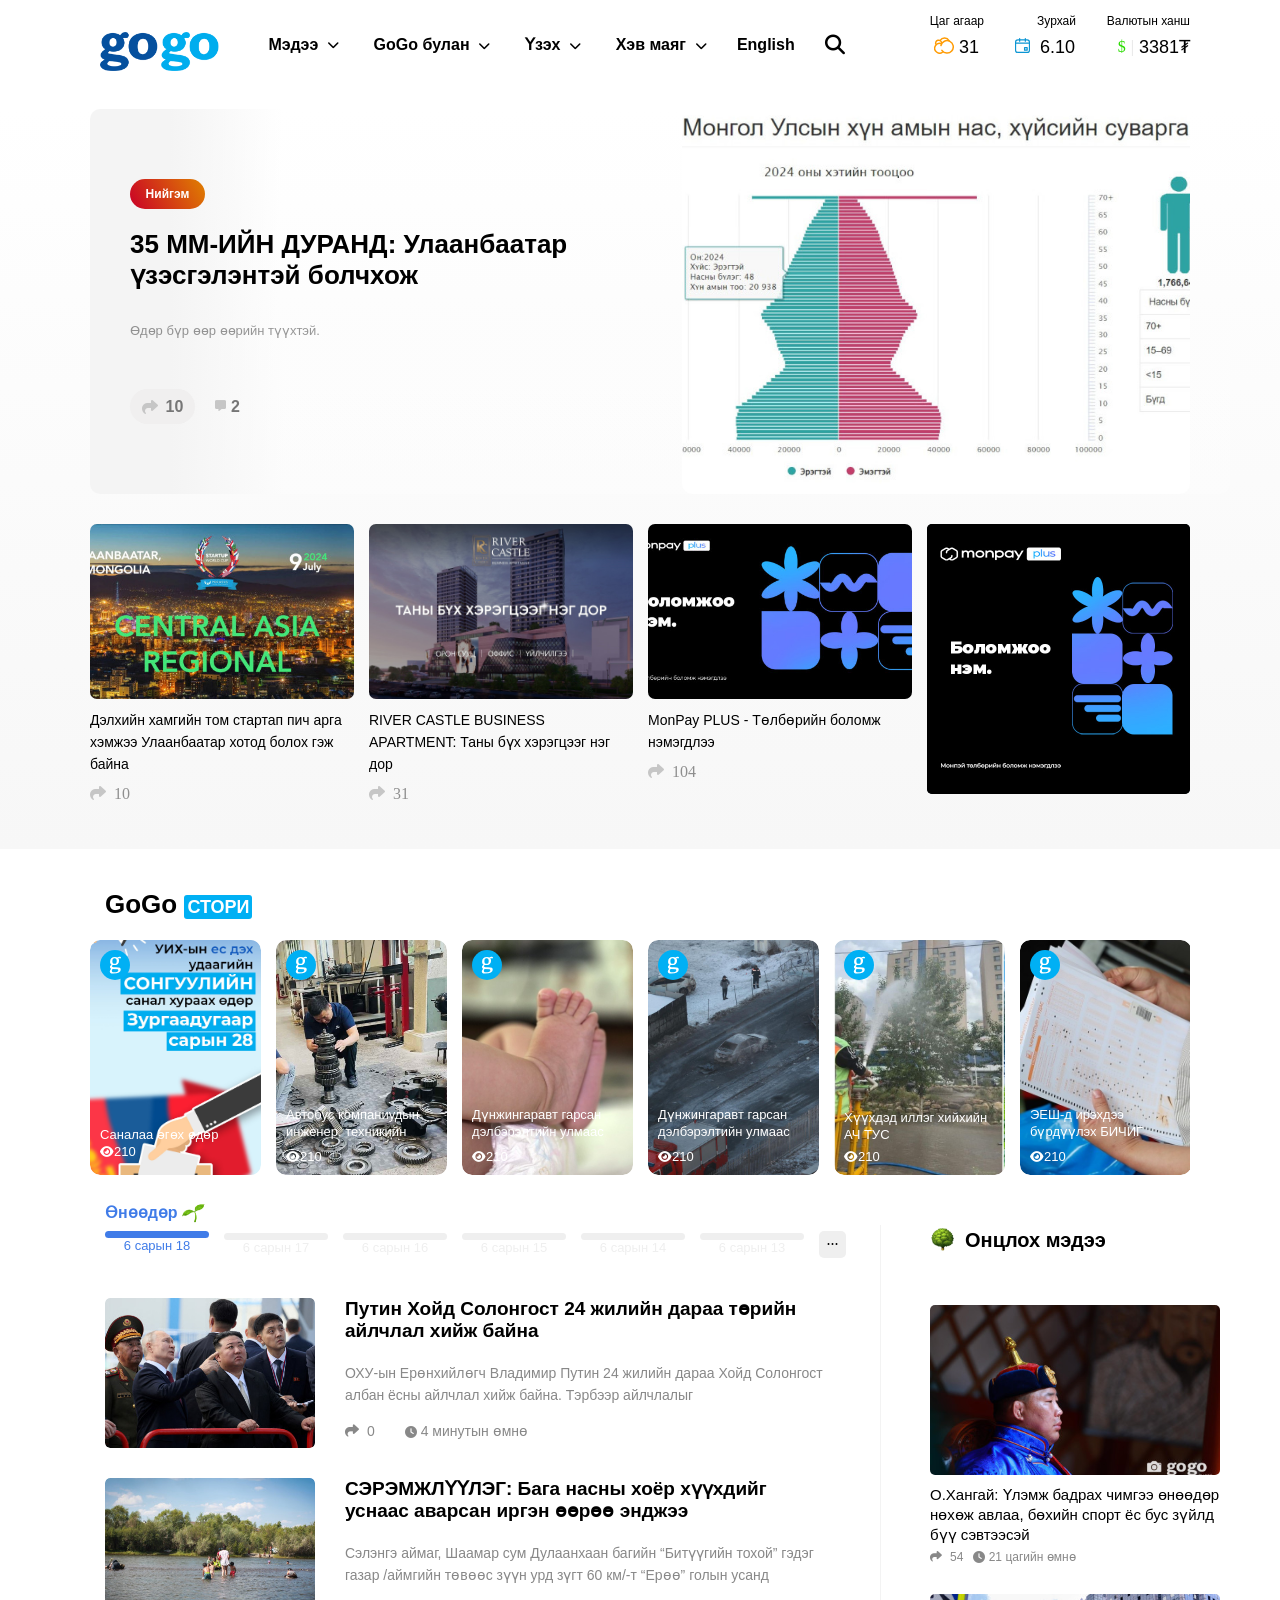
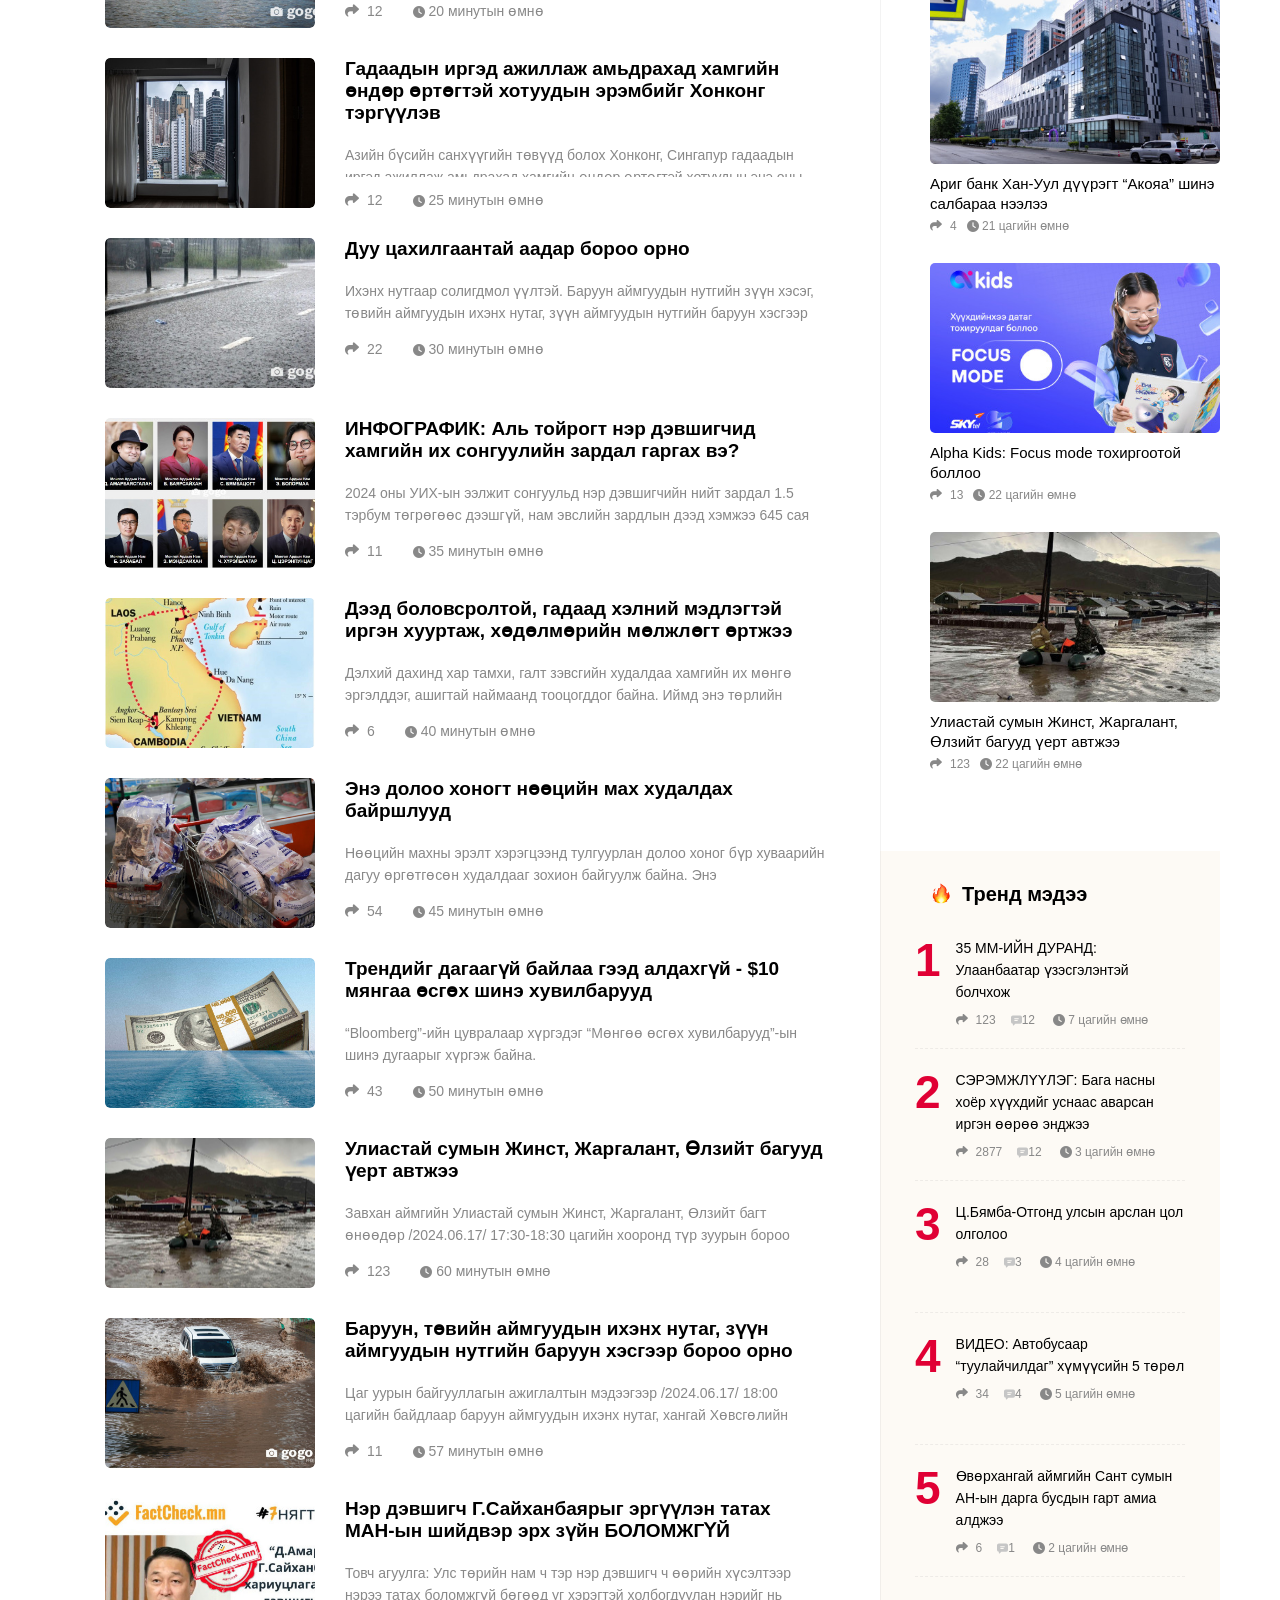
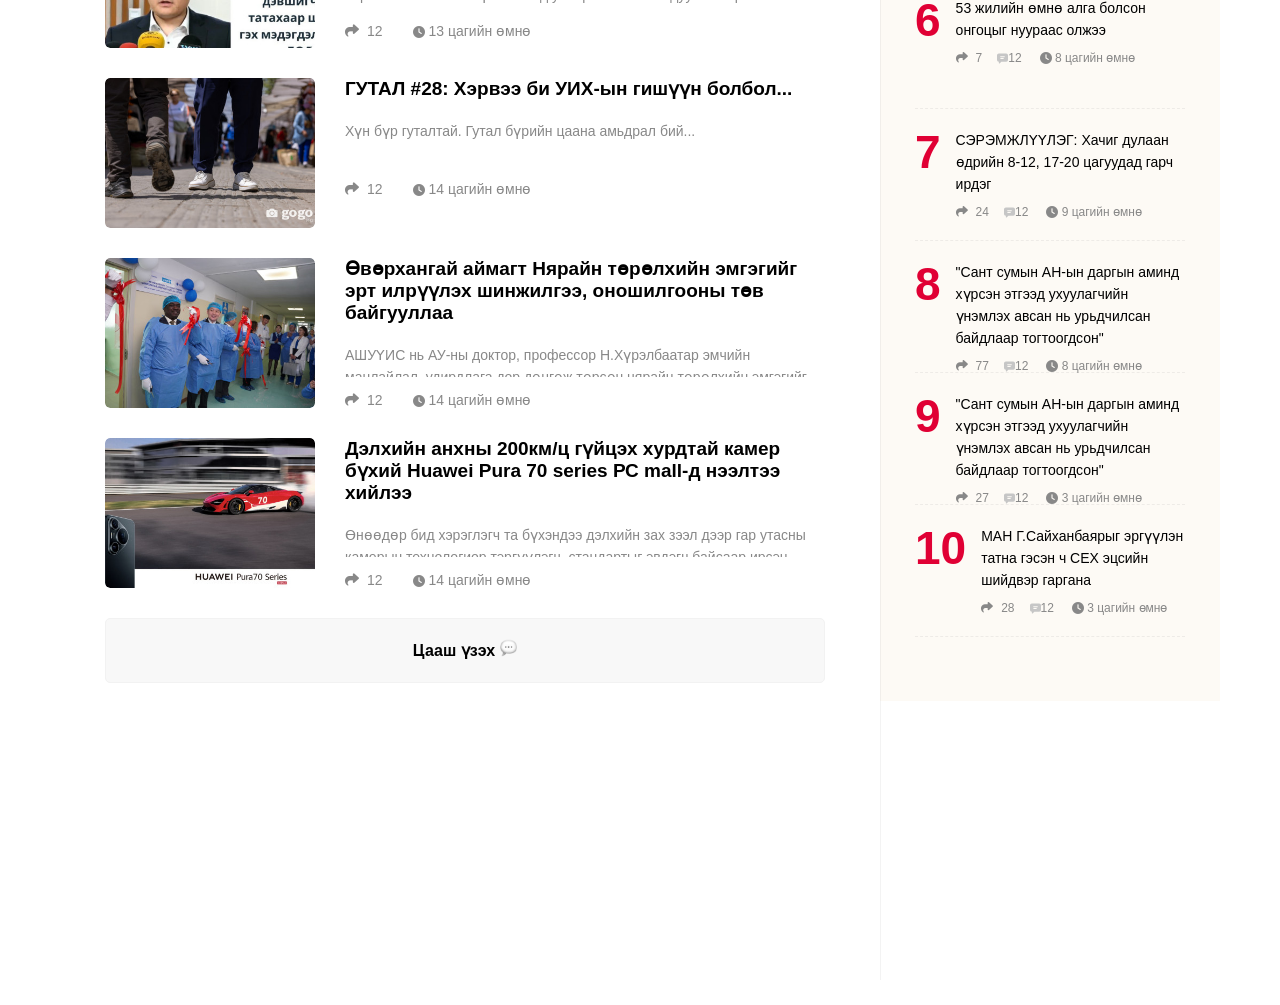
<file: index.html>
<!DOCTYPE html>
<html lang="en">
  <head>
    <meta charset="UTF-8" />
    <meta name="viewport" content="width=device-width, initial-scale=1.0" />
    <title>Document</title>
    <link rel="stylesheet" href="gogo.css" />
    <link
      rel="stylesheet"
      href="https://cdnjs.cloudflare.com/ajax/libs/font-awesome/6.5.2/css/all.min.css"
    />
  </head>
  <body>
    <div class="container">
      <div class="header">
        <img
          id="head-logo"
          class="gogo-logo"
          src="gogo-logo.png"
          width="70"
          height="23"
          alt=""
        />
        <div class="main-menu">
          <div class="medee bar">
            <div class="mainmenu1">
              <div class="lay1"></div>
              <div class="triangle1"></div>
              <div class="layout1">
                <div class="test1">
                  <li class="hovers"><span>Улс төр</span></li>
                  <li class="hovers"><span>Эдийн засаг</span></li>
                  <li class="hovers"><span>Эрүүл мэнд</span></li>
                  <li class="hovers"><span>Соёл урлаг</span></li>
                  <li class="hovers"><span>Спорт</span></li>
                  <li class="hovers"><span>Нийгэм</span></li>
                </div>
                <div class="test">
                  <li class="hovers"><span>Бизнес</span></li>
                  <li class="hovers"><span>Боловсрол</span></li>
                  <li class="hovers"><span>Дэлхийд</span></li>
                  <li class="hovers"><span>Технологи</span></li>
                  <li class="hovers">
                    <span>Монгол </span> <span>наадам</span>
                  </li>
                  <li class="hovers"><span>GOGO тойм</span></li>
                </div>
                <div class="test">
                  <li class="hovers"><span>SOS</span></li>
                  <li class="hovers"><span>Нягтлав</span></li>
                  <li class="hovers">
                    <span>Нүүрсний </span><span>хулгай</span>
                  </li>
                  <li class="hovers">
                    <span>Мэддэг </span><span>мэдээлдэг</span>
                    <span> байя</span>
                  </li>
                </div>
              </div>
            </div>
            &nbsp;Мэдээ &nbsp;<i class="fa-solid fa-chevron-down"></i>
          </div>

          <div class="bulan bar">
            <div class="mainmenu2">
              &nbsp;GoGo булан &nbsp;<i class="fa-solid fa-chevron-down"></i>
            </div>
            <div class="lay2"></div>
            <div class="triangle2"></div>
            <div class="layout2">
              <div class="test1">
                <li class="hovers2"><span>GoGo Cafe</span></li>
                <li class="hovers2">
                  <span>Гарааны </span><span>бизнес</span>
                </li>
                <li class="hovers2">
                  <span>Соёлын </span><span>довтолгоо</span>
                </li>
                <li class="hovers2"><span>СEO</span></li>
                <li class="hovers2"><span>Элчин сайд</span></li>
              </div>
              <div class="test">
                <li class="hovers2"><span>GoGo асуулт</span></li>
                <li class="hovers2">
                  <span>МЕГА ТӨСӨЛ</span>
                </li>
                <li class="hovers2"><span>ГУТАЛ</span></li>
                <li class="hovers2"><span>Хүний түүх</span></li>
              </div>
            </div>
          </div>
          <div class="uzeh bar">
            <div class="mainmenu3">
              &nbsp;Үзэх &nbsp;<i class="fa-solid fa-chevron-down"></i>
            </div>
            <div class="lay3"></div>
            <div class="triangle3"></div>
            <div class="layout3">
              <div class="test1">
                <li class="hovers3"><span>Фото</span></li>
                <li class="hovers3"><span>Видео</span></li>
                <li class="hovers3">
                  <span>Зурган </span><span>өгүүлэмж</span>
                </li>
              </div>
            </div>
          </div>
          <div class="h-mayg bar">
            <div class="mainmenu4">
              &nbsp;Хэв маяг &nbsp;<i class="fa-solid fa-chevron-down"></i>
            </div>
            <div class="lay4"></div>
            <div class="triangle4"></div>
            <div class="layout4">
              <div class="test1">
                <li class="hovers4"><span>Подкаст</span></li>
                <li class="hovers4"><span>Хүмүүс</span></li>
                <li class="hovers4"><span>Гэртээ тогооч</span></li>
                <li class="hovers4"><span>Аялал</span></li>
              </div>
              <div class="test">
                <li class="hovers4"><span>Зөвлөгөө</span></li>
                <li class="hovers4"><span>Хоолзүйч</span></li>
                <li class="hovers4">
                  <span>Миний санал </span><span>болгох кино</span>
                </li>
                <li class="hovers4">
                  <span>Миний санал </span><span>болгох ном</span>
                </li>
              </div>
            </div>
          </div>
          <div class="english bar">English</div>
          <div class="search"><i class="fa-solid fa-magnifying-glass"></i></div>
        </div>
        <div class="rightside">
          <div class="head-weather rightside1">
            <a class="text" href="https://gogo.mn/weather/"
              ><div class="header-w">Цаг агаар</div>
              <div class="weather">
                <div class="weather-icon">
                  <img
                    src="./icon-cloud.svg"
                    height="17px"
                    width="20px"
                    alt=""
                  />
                </div>
                <div class="weather-temp">31</div>
              </div></a
            >
          </div>
          <div class="head-zurhai rightside1">
            <a class="text" href="https://gogo.mn/weather/"
              ><div class="header-z">Зурхай</div>
              <div class="zurhai">
                <div class="zurhai-icon">
                  <img src="./calendar.svg" height="15px" width="15px" alt="" />
                </div>
                <div class="zurhai-temp">6.10</div>
              </div></a
            >
          </div>
          <div class="head-hansh rightside2">
            <a class="text" href="https://gogo.mn/weather/"
              ><div class="header-h">Валютын ханш</div>
              <div class="hansh">
                <div class="hansh-icon">$</div>
                <div class="opacity">|</div>
                <div class="hansh-temp">3381₮</div>
              </div></a
            >
          </div>
        </div>
        <div class="menu">
          <img src="menu.svg" width="28px" height="22px" alt="" />
        </div>
      </div>
      <div class="lay-bot">
        <div class="layout5">
          <div class="lay5-leftside">
            <div class="lay5-button1">Нийгэм</div>
            <div class="lay5-text">
              35 ММ-ИЙН ДУРАНД: Улаанбаатар үзэсгэлэнтэй болчхож
            </div>

            <div class="lay5-mini-text">Өдөр бүр өөр өөрийн түүхтэй.</div>
            <div class="lay5-bottom">
              <div class="lay5-mini-button1">
                <i class="fa-solid fa-share"></i>
                <div class="lay5-mini-button-text">10</div>
              </div>
              <div class="lay5-mini-message-icon">
                <i class="fa-solid fa-message"></i>
                <div class="lay5-mini-message">2</div>
              </div>
            </div>
          </div>
          <div class="lay5-rightside">
            <img id="lay5-zurag" src="back.jpeg" alt="" />
            <div class="phone-text">
              <div class="phone-button1">Нийгэм</div>
              <div class="phone-text1">
                35 ММ-ИЙН ДУРАНД: Улаанбаатар үзэсгэлэнтэй болчхож
              </div>
              <div class="phone-bottom">
                <div class="phone-mini-button1">
                  <i class="fa-solid fa-share"></i>
                  <div class="phone-mini-button-text">10</div>
                </div>
                <div class="phone-mini-message-icon">
                  <i class="fa-solid fa-message"></i>
                  <div class="phone-mini-message">2</div>
                </div>
              </div>
            </div>
            <div class="lay5-rightside-text">
              <div class="lay5-r-side-text">Дэлгэрэнгүй унших</div>
              <i class="fa-solid fa-arrow-right"></i>
            </div>
          </div>
        </div>
        <div class="layout6">
          <div class="lay6">
            <div class="lay6-image1">
              <img id="lay6-img" src="news1.jpeg" alt="" />
              <div class="phone-text-head">
                <div class="phone-button1">Спорт</div>
                <div class="phone-text2">
                  Дэлхийн хамгийн том стартап пич арга хэмжээ Улаанбаатар хотод
                  болох гэж байна
                </div>
                <div class="phone-bottom">
                  <div class="phone-mini-button1">
                    <i class="fa-solid fa-share"></i>
                    <div class="phone-mini-button-text">10</div>
                  </div>
                  <div class="phone-mini-message-icon">
                    <i class="fa-solid fa-message"></i>
                    <div class="phone-mini-message">2</div>
                  </div>
                </div>
              </div>
              <div class="lay6-rightside-text">
                <div class="lay6-r-side-text">Унших</div>
                <i class="fa-solid fa-arrow-right"></i>
              </div>
            </div>
            <div class="lay6-text">
              Дэлхийн хамгийн том стартап пич арга хэмжээ Улаанбаатар хотод
              болох гэж байна
            </div>
            <div class="lay6-share">
              <i class="fa-solid fa-share"></i>
              <div class="lay6-mini-button-text">10</div>
            </div>
          </div>
          <div class="lay6">
            <div class="lay6-image2">
              <img id="lay6-img" src="news2.jpeg" alt="" />
              <div class="phone-text">
                <div class="phone-button1">Дэлхийд</div>
                <div class="phone-text2">
                  RIVER CASTLE BUSINESS APARTMENT: Таны бүх хэрэгцээг нэг дор
                </div>
                <div class="phone-bottom">
                  <div class="phone-mini-button1">
                    <i class="fa-solid fa-share"></i>
                    <div class="phone-mini-button-text">10</div>
                  </div>
                  <div class="phone-mini-message-icon">
                    <i class="fa-solid fa-message"></i>
                    <div class="phone-mini-message">2</div>
                  </div>
                </div>
              </div>
              <div class="lay6-rightside-text">
                <div class="lay6-r-side-text">Унших</div>
                <i class="fa-solid fa-arrow-right"></i>
              </div>
            </div>
            <div class="lay6-text">
              RIVER CASTLE BUSINESS APARTMENT: Таны бүх хэрэгцээг нэг дор
            </div>
            <div class="lay6-share">
              <i class="fa-solid fa-share"></i>
              <div class="lay6-mini-button-text">31</div>
            </div>
          </div>
          <div class="lay6">
            <div class="lay6-image3">
              <img id="lay6-img" src="news3.jpeg" alt="" />
              <div class="phone-text">
                <div class="phone-button1">ГУТАЛ</div>
                <div class="phone-text2">
                  MonPay PLUS - Төлбөрийн боломж нэмэгдлээ
                </div>
                <div class="phone-bottom">
                  <div class="phone-mini-button1">
                    <i class="fa-solid fa-share"></i>
                    <div class="phone-mini-button-text">10</div>
                  </div>
                  <div class="phone-mini-message-icon">
                    <i class="fa-solid fa-message"></i>
                    <div class="phone-mini-message">2</div>
                  </div>
                </div>
              </div>
              <div class="lay6-rightside-text">
                <div class="lay6-r-side-text">Унших</div>
                <i class="fa-solid fa-arrow-right"></i>
              </div>
            </div>
            <div class="lay6-text">
              MonPay PLUS - Төлбөрийн боломж нэмэгдлээ
            </div>
            <div class="lay6-share">
              <i class="fa-solid fa-share"></i>
              <div class="lay6-mini-button-text">104</div>
            </div>
          </div>
          <div class="lay6-animate">
            <img id="khaan-bank" src="banner1.png" alt="" />
            <img id="monpay" src="banner-monpay.jpeg" alt="" />
          </div>
        </div>
      </div>
      <div class="phone-lay7">
        <div class="ontsloh">
          <img id="ontslog-img" src="phone-ontslog.png" alt="" /> Онцлох
        </div>
        <div class="shine">
          <img id="shine-img" src="phone-shine.png" alt="" /> Шинэ
        </div>
        <div class="trend">
          <img id="trend-img" src="phone-trend.png" alt="" /> Тренд
        </div>
      </div>
      <div class="layout7">
        <div class="gogo-story-logo">
          GoGo <span class="story-h">СТОРИ</span>
        </div>
        <div class="gogo-story">
          <div class="story">
            <img class="story-img" src="story1.jpeg" alt="" />
            <div class="story-text1">
              <img id="g-logo" src="g-logo.svg" alt="" />
              <div class="story-text">
                Саналаа өгөх өдөр
                <div class="eye"><i class="fa-solid fa-eye"></i>210</div>
              </div>
            </div>
          </div>
          <div class="story">
            <img class="story-img" src="story2.jpeg" alt="" />
            <div class="story-text1">
              <img id="g-logo" src="g-logo.svg" alt="" />
              <div class="story-bot">
                <div class="story-text">
                  Автобус компаниудын инженер, техникийн ажилтнуудыг “Yotung”
                  үйлдвэрт сургалтад хамруулжээ
                </div>
                <div class="eye"><i class="fa-solid fa-eye"></i>210</div>
              </div>
            </div>
          </div>
          <div class="story">
            <img class="story-img" src="story3.jpeg" alt="" />
            <div class="story-text1">
              <img id="g-logo" src="g-logo.svg" alt="" />
              <div class="story-bot">
                <div class="story-text">
                  Дүнжингаравт гарсан дэлбэрэлтийн улмаас ₮5.4 тэрбумын хохирол
                  учирсан гэж тогтоожээ
                </div>
                <div class="eye"><i class="fa-solid fa-eye"></i>210</div>
              </div>
            </div>
          </div>
          <div class="story">
            <img class="story-img" src="story4.jpeg" alt="" />
            <div class="story-text1">
              <img id="g-logo" src="g-logo.svg" alt="" />
              <div class="story-bot">
                <div class="story-text">
                  Дүнжингаравт гарсан дэлбэрэлтийн улмаас ₮5.4 тэрбумын хохирол
                  учирсан гэж тогтоожээ
                </div>
                <div class="eye"><i class="fa-solid fa-eye"></i>210</div>
              </div>
            </div>
          </div>
          <div class="story">
            <img class="story-img" src="story5.jpeg" alt="" />
            <div class="story-text1">
              <img id="g-logo" src="g-logo.svg" alt="" />
              <div class="story-bot">
                <div class="story-text">Хүүхдэд иллэг хийхийн АЧ ТУС</div>
                <div class="eye"><i class="fa-solid fa-eye"></i>210</div>
              </div>
            </div>
          </div>
          <div class="story">
            <img class="story-img" src="story6.jpeg" alt="" />
            <div class="story-text1">
              <img id="g-logo" src="g-logo.svg" alt="" />
              <div class="story-bot">
                <div class="story-text">
                  ЭЕШ-д ирэхдээ бүрдүүлэх БИЧИГ БАРИМТ
                </div>
                <div class="eye"><i class="fa-solid fa-eye"></i>210</div>
              </div>
            </div>
          </div>
          <div class="story">
            <img class="story-img" src="story7.jpeg" alt="" />
            <div class="story-text1">
              <img id="g-logo" src="g-logo.svg" alt="" />
              <div class="story-bot">
                <div class="story-text">
                  Дархан цаазат Булган ууланд 15 янгирыг сэргээн нутагшуулжээ
                </div>
                <div class="eye"><i class="fa-solid fa-eye"></i>210</div>
              </div>
            </div>
          </div>
        </div>
      </div>
      <div class="layout8">
        <div class="layout8-left">
          <div class="calendar">
            <div class="calendar-head">
              Өнөөдөр&nbsp;<img
                id="calendar-head-img"
                src="calendar-head.png"
                alt=""
              />
            </div>
            <div class="calendar-days">
              <div class="today">
                <div class="bold-line"></div>
                6 сарын 18
              </div>
              <div class="days">
                <div class="bold-lines"></div>
                6 сарын 17
              </div>
              <div class="days">
                <div class="bold-lines"></div>
                6 сарын 16
              </div>
              <div class="days">
                <div class="bold-lines"></div>
                6 сарын 15
              </div>
              <div class="days">
                <div class="bold-lines"></div>
                6 сарын 14
              </div>
              <div class="days">
                <div class="bold-lines"></div>
                6 сарын 13
              </div>
              <div class="calendar-button">...</div>
            </div>
          </div>
          <div class="news-left">
            <div class="l-news">
              <div class="l-news-img">
                <img id="l-news-img" src="l-news1.jpg" alt="" />
                <div class="l-news-hover">
                  Унших<span
                    ><i class="arrow1 fa-solid fa-arrow-right"></i
                  ></span>
                </div>
              </div>
              <div class="l-news-text">
                <div class="l-news-head">
                  Путин Хойд Солонгост 24 жилийн дараа төрийн айлчлал хийж байна
                </div>
                <div class="l-news-t">
                  ОХУ-ын Ерөнхийлөгч Владимир Путин 24 жилийн дараа Хойд
                  Солонгост албан ёсны айлчлал хийж байна. Тэрбээр айлчлалыг
                </div>
                <div class="l-news-icon">
                  <div class="l-news-icon1"><i class="fas fa-share"></i>0</div>
                  <div class="l-news-icon2">
                    <i class="fa-solid fa-clock"></i>
                    4 минутын өмнө
                  </div>
                </div>
              </div>
            </div>
            <div class="l-news">
              <div class="l-news-img">
                <img id="l-news-img" src="l-news2.jpeg" alt="" />
                <div class="l-news-hover">
                  Унших<span
                    ><i class="arrow1 fa-solid fa-arrow-right"></i
                  ></span>
                </div>
              </div>
              <div class="l-news-text">
                <div class="l-news-head">
                  СЭРЭМЖЛҮҮЛЭГ: Бага насны хоёр хүүхдийг уснаас аварсан иргэн
                  өөрөө энджээ
                </div>
                <div class="l-news-t">
                  Сэлэнгэ аймаг, Шаамар сум Дулаанхаан багийн “Битүүгийн тохой”
                  гэдэг газар /аймгийн төвөөс зүүн урд зүгт 60 км/-т “Ерөө”
                  голын усанд
                </div>
                <div class="l-news-icon">
                  <div class="l-news-icon1"><i class="fas fa-share"></i>12</div>
                  <div class="l-news-icon2">
                    <i class="fa-solid fa-clock"></i>
                    20 минутын өмнө
                  </div>
                </div>
              </div>
            </div>
            <div class="l-news">
              <div class="l-news-img">
                <img id="l-news-img" src="l-news3.jpg" alt="" />
                <div class="l-news-hover">
                  Унших<span
                    ><i class="arrow1 fa-solid fa-arrow-right"></i
                  ></span>
                </div>
              </div>
              <div class="l-news-text">
                <div class="l-news-head">
                  Гадаадын иргэд ажиллаж амьдрахад хамгийн өндөр өртөгтэй
                  хотуудын эрэмбийг Хонконг тэргүүлэв
                </div>
                <div class="l-news-t">
                  Азийн бүсийн санхүүгийн төвүүд болох Хонконг, Сингапур
                  гадаадын иргэд ажиллаж амьдрахад хамгийн өндөр өртөгтэй
                  хотуудын энэ оны
                </div>
                <div class="l-news-icon">
                  <div class="l-news-icon1"><i class="fas fa-share"></i>12</div>
                  <div class="l-news-icon2">
                    <i class="fa-solid fa-clock"></i>
                    25 минутын өмнө
                  </div>
                </div>
              </div>
            </div>
            <div class="lay6-animate-phone">
              <img id="khaan-bank" src="banner1.png" alt="" />
              <img id="monpay" src="banner-monpay.jpeg" alt="" />
            </div>
            <div class="l-news-banner">
              <img id="l-banner1" src="l-news-banner1.jpg" alt="" />
              <img id="l-banner2" src="l-news-banner2.jpg" alt="" />
            </div>
            <div class="l-news">
              <div class="l-news-img">
                <img id="l-news-img" src="l-news4.jpeg" alt="" />
                <div class="l-news-hover">
                  Унших<span
                    ><i class="arrow1 fa-solid fa-arrow-right"></i
                  ></span>
                </div>
              </div>
              <div class="l-news-text">
                <div class="l-news-head">Дуу цахилгаантай аадар бороо орно</div>
                <div class="l-news-t">
                  Ихэнх нутгаар солигдмол үүлтэй. Баруун аймгуудын нутгийн зүүн
                  хэсэг, төвийн аймгуудын ихэнх нутаг, зүүн аймгуудын нутгийн
                  баруун хэсгээр
                </div>
                <div class="l-news-icon">
                  <div class="l-news-icon1"><i class="fas fa-share"></i>22</div>
                  <div class="l-news-icon2">
                    <i class="fa-solid fa-clock"></i>
                    30 минутын өмнө
                  </div>
                </div>
              </div>
            </div>
            <div class="l-news">
              <div class="l-news-img">
                <img id="l-news-img" src="l-news5.jpg" alt="" />
                <div class="l-news-hover">
                  Унших<span
                    ><i class="arrow1 fa-solid fa-arrow-right"></i
                  ></span>
                </div>
              </div>
              <div class="l-news-text">
                <div class="l-news-head">
                  ИНФОГРАФИК: Аль тойрогт нэр дэвшигчид хамгийн их сонгуулийн
                  зардал гаргах вэ?
                </div>
                <div class="l-news-t">
                  2024 оны УИХ-ын ээлжит сонгуульд нэр дэвшигчийн нийт зардал
                  1.5 тэрбум төгрөгөөс дээшгүй, нам эвслийн зардлын дээд хэмжээ
                  645 сая
                </div>
                <div class="l-news-icon">
                  <div class="l-news-icon1"><i class="fas fa-share"></i>11</div>
                  <div class="l-news-icon2">
                    <i class="fa-solid fa-clock"></i>
                    35 минутын өмнө
                  </div>
                </div>
              </div>
            </div>
            <div class="l-news">
              <div class="l-news-img">
                <img id="l-news-img" src="l-news6.jpg" alt="" />
                <div class="l-news-hover">
                  Унших<span
                    ><i class="arrow1 fa-solid fa-arrow-right"></i
                  ></span>
                </div>
              </div>
              <div class="l-news-text">
                <div class="l-news-head">
                  Дээд боловсролтой, гадаад хэлний мэдлэгтэй иргэн хууртаж,
                  хөдөлмөрийн мөлжлөгт өртжээ
                </div>
                <div class="l-news-t">
                  Дэлхий дахинд хар тамхи, галт зэвсгийн худалдаа хамгийн их
                  мөнгө эргэлддэг, ашигтай наймаанд тооцогддог байна. Иймд энэ
                  төрлийн
                </div>
                <div class="l-news-icon">
                  <div class="l-news-icon1"><i class="fas fa-share"></i>6</div>
                  <div class="l-news-icon2">
                    <i class="fa-solid fa-clock"></i>
                    40 минутын өмнө
                  </div>
                </div>
              </div>
            </div>
            <div class="l-news">
              <div class="l-news-img">
                <img id="l-news-img" src="l-news7.jpg" alt="" />
                <div class="l-news-hover">
                  Унших<span
                    ><i class="arrow1 fa-solid fa-arrow-right"></i
                  ></span>
                </div>
              </div>
              <div class="l-news-text">
                <div class="l-news-head">
                  Энэ долоо хоногт нөөцийн мах худалдах байршлууд
                </div>
                <div class="l-news-t">
                  Нөөцийн махны эрэлт хэрэгцээнд тулгуурлан долоо хоног бүр
                  хуваарийн дагуу өргөтгөсөн худалдааг зохион байгуулж байна.
                  Энэ
                </div>
                <div class="l-news-icon">
                  <div class="l-news-icon1"><i class="fas fa-share"></i>54</div>
                  <div class="l-news-icon2">
                    <i class="fa-solid fa-clock"></i>
                    45 минутын өмнө
                  </div>
                </div>
              </div>
            </div>
            <div class="l-news">
              <div class="l-news-img">
                <img id="l-news-img" src="l-news8.jpg" alt="" />
                <div class="l-news-hover">
                  Унших<span
                    ><i class="arrow1 fa-solid fa-arrow-right"></i
                  ></span>
                </div>
              </div>
              <div class="l-news-text">
                <div class="l-news-head">
                  Трендийг дагаагүй байлаа гээд алдахгүй - $10 мянгаа өсгөх шинэ
                  хувилбарууд
                </div>
                <div class="l-news-t">
                  “Bloomberg”-ийн цувралаар хүргэдэг “Мөнгөө өсгөх
                  хувилбарууд”-ын шинэ дугаарыг хүргэж байна.
                </div>
                <div class="l-news-icon">
                  <div class="l-news-icon1"><i class="fas fa-share"></i>43</div>
                  <div class="l-news-icon2">
                    <i class="fa-solid fa-clock"></i>
                    50 минутын өмнө
                  </div>
                </div>
              </div>
            </div>
            <div class="l-news">
              <div class="l-news-img">
                <img id="l-news-img" src="l-news9.jpg" alt="" />
                <div class="l-news-hover">
                  Унших<span
                    ><i class="arrow1 fa-solid fa-arrow-right"></i
                  ></span>
                </div>
              </div>
              <div class="l-news-text">
                <div class="l-news-head">
                  Улиастай сумын Жинст, Жаргалант, Өлзийт багууд үерт автжээ
                </div>
                <div class="l-news-t">
                  Завхан аймгийн Улиастай сумын Жинст, Жаргалант, Өлзийт багт
                  өнөөдөр /2024.06.17/ 17:30-18:30 цагийн хооронд түр зуурын
                  бороо
                </div>
                <div class="l-news-icon">
                  <div class="l-news-icon1">
                    <i class="fas fa-share"></i>123
                  </div>
                  <div class="l-news-icon2">
                    <i class="fa-solid fa-clock"></i>
                    60 минутын өмнө
                  </div>
                </div>
              </div>
            </div>
            <div class="l-news">
              <div class="l-news-img">
                <img id="l-news-img" src="l-news10].jpeg" alt="" />
                <div class="l-news-hover">
                  Унших<span
                    ><i class="arrow1 fa-solid fa-arrow-right"></i
                  ></span>
                </div>
              </div>
              <div class="l-news-text">
                <div class="l-news-head">
                  Баруун, төвийн аймгуудын ихэнх нутаг, зүүн аймгуудын нутгийн
                  баруун хэсгээр бороо орно
                </div>
                <div class="l-news-t">
                  Цаг уурын байгууллагын ажиглалтын мэдээгээр /2024.06.17/ 18:00
                  цагийн байдлаар баруун аймгуудын ихэнх нутаг, хангай
                  Хөвсгөлийн уулархаг нутаг болон говийн бүс нутгийн хойд
                  хэсгээр түр зуурын дуу цахил
                </div>
                <div class="l-news-icon">
                  <div class="l-news-icon1"><i class="fas fa-share"></i>11</div>
                  <div class="l-news-icon2">
                    <i class="fa-solid fa-clock"></i>
                    57 минутын өмнө
                  </div>
                </div>
              </div>
            </div>
            <div class="l-news">
              <div class="l-news-img">
                <img id="l-news-img" src="l-news11.jpeg" alt="" />
                <div class="l-news-hover">
                  Унших<span
                    ><i class="arrow1 fa-solid fa-arrow-right"></i
                  ></span>
                </div>
              </div>
              <div class="l-news-text">
                <div class="l-news-head">
                  Нэр дэвшигч Г.Сайханбаярыг эргүүлэн татах МАН-ын шийдвэр эрх
                  зүйн БОЛОМЖГҮЙ
                </div>
                <div class="l-news-t">
                  Товч агуулга: Улс төрийн нам ч тэр нэр дэвшигч ч өөрийн
                  хүсэлтээр нэрээ татах боломжгүй бөгөөд уг хэрэгтэй
                  холбогдуулан нэрийг нь
                </div>
                <div class="l-news-icon">
                  <div class="l-news-icon1"><i class="fas fa-share"></i>12</div>
                  <div class="l-news-icon2">
                    <i class="fa-solid fa-clock"></i>

                    13 цагийн өмнө
                  </div>
                </div>
              </div>
            </div>
            <div class="l-news">
              <div class="l-news-img">
                <img id="l-news-img" src="l-news12.jpg" alt="" />
                <div class="l-news-hover">
                  Унших<span
                    ><i class="arrow1 fa-solid fa-arrow-right"></i
                  ></span>
                </div>
              </div>
              <div class="l-news-text">
                <div class="l-news-head">
                  ГУТАЛ #28: Хэрвээ би УИХ-ын гишүүн болбол...
                </div>
                <div class="l-news-t">
                  Хүн бүр гуталтай. Гутал бүрийн цаана амьдрал бий...
                </div>
                <div class="l-news-icon">
                  <div class="l-news-icon1"><i class="fas fa-share"></i>12</div>
                  <div class="l-news-icon2">
                    <i class="fa-solid fa-clock"></i>
                    14 цагийн өмнө
                  </div>
                </div>
              </div>
            </div>
            <div class="l-news">
              <div class="l-news-img">
                <img id="l-news-img" src="l-news13.jpg" alt="" />
                <div class="l-news-hover">
                  Унших<span
                    ><i class="arrow1 fa-solid fa-arrow-right"></i
                  ></span>
                </div>
              </div>
              <div class="l-news-text">
                <div class="l-news-head">
                  Өвөрхангай аймагт Нярайн төрөлхийн эмгэгийг эрт илрүүлэх
                  шинжилгээ, оношилгооны төв байгууллаа
                </div>
                <div class="l-news-t">
                  АШУҮИС нь АУ-ны доктор, профессор Н.Хүрэлбаатар эмчийн
                  манлайлал, удирдлага дор дөнгөж төрсөн нярайн төрөлхийн
                  эмгэгийг
                </div>
                <div class="l-news-icon">
                  <div class="l-news-icon1"><i class="fas fa-share"></i>12</div>
                  <div class="l-news-icon2">
                    <i class="fa-solid fa-clock"></i>
                    14 цагийн өмнө
                  </div>
                </div>
              </div>
            </div>
            <div class="l-news">
              <div class="l-news-img">
                <img id="l-news-img" src="l-news14.jpg" alt="" />
                <div class="l-news-hover">
                  Унших<span
                    ><i class="arrow1 fa-solid fa-arrow-right"></i
                  ></span>
                </div>
              </div>
              <div class="l-news-text">
                <div class="l-news-head">
                  Дэлхийн анхны 200км/ц гүйцэх хурдтай камер бүхий Huawei Pura
                  70 series РС mall-д нээлтээ хийлээ
                </div>
                <div class="l-news-t">
                  Өнөөдөр бид хэрэглэгч та бүхэндээ дэлхийн зах зээл дээр гар
                  утасны камерын технологиор тэргүүлэгч, стандартыг эвдэгч
                  байсаар ирсэн
                </div>
                <div class="l-news-icon">
                  <div class="l-news-icon1"><i class="fas fa-share"></i>12</div>
                  <div class="l-news-icon2">
                    <i class="fa-solid fa-clock"></i>
                    14 цагийн өмнө
                  </div>
                </div>
              </div>
            </div>
            <div class="l-news-end">
              <span>Цааш үзэх</span>
              <span
                ><img id="l-news-end-img" src="l-news-end.png" alt=""
              /></span>
            </div>
          </div>
        </div>
        <div class="news-right">
          <div class="r-news-head">
            <img id="r-news-head-img" src="r-news-h.png" alt="" /><span>
              Онцлох мэдээ
            </span>
          </div>
          <div class="r-news">
            <div class="r-news-img">
              <img id="r-news-img" src="r-news1.jpg" alt="" />
              <div class="r-news-hover">
                Унших<span><i class="arrow1 fa-solid fa-arrow-right"></i></span>
              </div>
            </div>
            <div class="r-news-text">
              <div class="r-news-t">
                О.Хангай: Үлэмж бадрах чимгээ өнөөдөр нөхөж авлаа, бөхийн спорт
                ёс бус зүйлд бүү сэвтээсэй
              </div>
              <div class="r-news-icon">
                <div class="r-news-icon1">
                  <i class="share-right fas fa-share"></i>54
                </div>
                <div class="r-news-icon2">
                  <i class="fa-solid fa-clock"></i>
                  21 цагийн өмнө
                </div>
              </div>
            </div>
          </div>
          <div class="r-news">
            <div class="r-news-img">
              <img id="r-news-img" src="r-news2.jpg" alt="" />
              <div class="r-news-hover">
                Унших<span><i class="arrow1 fa-solid fa-arrow-right"></i></span>
              </div>
            </div>
            <div class="r-news-text">
              <div class="r-news-t">
                Ариг банк Хан-Уул дүүрэгт “Акояа” шинэ салбараа нээлээ
              </div>
              <div class="r-news-icon">
                <div class="r-news-icon1">
                  <i class="share-right fas fa-share"></i>4
                </div>
                <div class="r-news-icon2">
                  <i class="fa-solid fa-clock"></i>
                  21 цагийн өмнө
                </div>
              </div>
            </div>
          </div>
          <div class="r-news">
            <div class="r-news-img">
              <img id="r-news-img" src="r-news3.jpg" alt="" />
              <div class="r-news-hover">
                Унших<span><i class="arrow1 fa-solid fa-arrow-right"></i></span>
              </div>
            </div>
            <div class="r-news-text">
              <div class="r-news-t">
                Alpha Kids: Focus mode тохиргоотой боллоо
              </div>
              <div class="r-news-icon">
                <div class="r-news-icon1">
                  <i class="share-right fas fa-share"></i>13
                </div>
                <div class="r-news-icon2">
                  <i class="fa-solid fa-clock"></i>
                  22 цагийн өмнө
                </div>
              </div>
            </div>
          </div>
          <div class="r-news">
            <div class="r-news-img">
              <img id="r-news-img" src="r-news4.jpg" alt="" />
              <div class="r-news-hover">
                Унших<span><i class="arrow1 fa-solid fa-arrow-right"></i></span>
              </div>
            </div>
            <div class="r-news-text">
              <div class="r-news-t">
                Улиастай сумын Жинст, Жаргалант, Өлзийт багууд үерт автжээ
              </div>
              <div class="r-news-icon">
                <div class="r-news-icon1">
                  <i class="share-right fas fa-share"></i>123
                </div>
                <div class="r-news-icon2">
                  <i class="fa-solid fa-clock"></i>
                  22 цагийн өмнө
                </div>
              </div>
            </div>
          </div>
          <div class="bagana"></div>
          <div class="r-news-trend">
            <div class="r-trend-head">
              <img
                id="r-trend-head-img"
                src="r-news-trend-head.png"
                alt=""
              /><span> Тренд мэдээ </span>
            </div>
            <div class="trend-container">
              <div class="news-trend">
                <div class="trend-number">1</div>
                <div class="trend-text">
                  <div class="trend-t">
                    35 ММ-ИЙН ДУРАНД: Улаанбаатар үзэсгэлэнтэй болчхож
                  </div>
                  <div class="trend-icon">
                    <div class="t-news-icon1">
                      <i class="share-right fas fa-share"></i>123
                    </div>
                    <div class="t-news-icon3">
                      <img id="trend-comment" src="trend-comment.svg" alt="" />
                      12
                    </div>
                    <div class="t-news-icon2">
                      <i class="fa-solid fa-clock"></i>
                      7 цагийн өмнө
                    </div>
                  </div>
                </div>
              </div>
              <div class="news-trend">
                <div class="trend-number">2</div>
                <div class="trend-text">
                  <div class="trend-t">
                    СЭРЭМЖЛҮҮЛЭГ: Бага насны хоёр хүүхдийг уснаас аварсан иргэн
                    өөрөө энджээ
                  </div>
                  <div class="trend-icon">
                    <div class="t-news-icon1">
                      <i class="share-right fas fa-share"></i>2877
                    </div>
                    <div class="t-news-icon3">
                      <img id="trend-comment" src="trend-comment.svg" alt="" />
                      12
                    </div>
                    <div class="t-news-icon2">
                      <i class="fa-solid fa-clock"></i>
                      3 цагийн өмнө
                    </div>
                  </div>
                </div>
              </div>
              <div class="news-trend">
                <div class="trend-number">3</div>
                <div class="trend-text">
                  <div class="trend-t">
                    Ц.Бямба-Отгонд улсын арслан цол олголоо
                  </div>
                  <div class="trend-icon">
                    <div class="t-news-icon1">
                      <i class="share-right fas fa-share"></i>28
                    </div>
                    <div class="t-news-icon3">
                      <img id="trend-comment" src="trend-comment.svg" alt="" />
                      3
                    </div>
                    <div class="t-news-icon2">
                      <i class="fa-solid fa-clock"></i>
                      4 цагийн өмнө
                    </div>
                  </div>
                </div>
              </div>
              <div class="news-trend">
                <div class="trend-number">4</div>
                <div class="trend-text">
                  <div class="trend-t">
                    ВИДЕО: Автобусаар “туулайчилдаг” хүмүүсийн 5 төрөл
                  </div>
                  <div class="trend-icon">
                    <div class="t-news-icon1">
                      <i class="share-right fas fa-share"></i>34
                    </div>
                    <div class="t-news-icon3">
                      <img id="trend-comment" src="trend-comment.svg" alt="" />
                      4
                    </div>
                    <div class="t-news-icon2">
                      <i class="fa-solid fa-clock"></i>
                      5 цагийн өмнө
                    </div>
                  </div>
                </div>
              </div>
              <div class="news-trend">
                <div class="trend-number">5</div>
                <div class="trend-text">
                  <div class="trend-t">
                    Өвөрхангай аймгийн Сант сумын АН-ын дарга бусдын гарт амиа
                    алджээ
                  </div>
                  <div class="trend-icon">
                    <div class="t-news-icon1">
                      <i class="share-right fas fa-share"></i>6
                    </div>
                    <div class="t-news-icon3">
                      <img id="trend-comment" src="trend-comment.svg" alt="" />
                      1
                    </div>
                    <div class="t-news-icon2">
                      <i class="fa-solid fa-clock"></i>
                      2 цагийн өмнө
                    </div>
                  </div>
                </div>
              </div>
              <div class="news-trend">
                <div class="trend-number">6</div>
                <div class="trend-text">
                  <div class="trend-t">
                    53 жилийн өмнө алга болсон онгоцыг нуураас олжээ
                  </div>
                  <div class="trend-icon">
                    <div class="t-news-icon1">
                      <i class="share-right fas fa-share"></i>7
                    </div>
                    <div class="t-news-icon3">
                      <img id="trend-comment" src="trend-comment.svg" alt="" />
                      12
                    </div>
                    <div class="t-news-icon2">
                      <i class="fa-solid fa-clock"></i>
                      8 цагийн өмнө
                    </div>
                  </div>
                </div>
              </div>
              <div class="news-trend">
                <div class="trend-number">7</div>
                <div class="trend-text">
                  <div class="trend-t">
                    СЭРЭМЖЛҮҮЛЭГ: Хачиг дулаан өдрийн 8-12, 17-20 цагуудад гарч
                    ирдэг
                  </div>
                  <div class="trend-icon">
                    <div class="t-news-icon1">
                      <i class="share-right fas fa-share"></i>24
                    </div>
                    <div class="t-news-icon3">
                      <img id="trend-comment" src="trend-comment.svg" alt="" />
                      12
                    </div>
                    <div class="t-news-icon2">
                      <i class="fa-solid fa-clock"></i>
                      9 цагийн өмнө
                    </div>
                  </div>
                </div>
              </div>
              <div class="news-trend">
                <div class="trend-number">8</div>
                <div class="trend-text">
                  <div class="trend-t">
                    "Сант сумын АН-ын даргын аминд хүрсэн этгээд ухуулагчийн
                    үнэмлэх авсан нь урьдчилсан байдлаар тогтоогдсон"
                  </div>
                  <div class="trend-icon">
                    <div class="t-news-icon1">
                      <i class="share-right fas fa-share"></i>77
                    </div>
                    <div class="t-news-icon3">
                      <img id="trend-comment" src="trend-comment.svg" alt="" />
                      12
                    </div>
                    <div class="t-news-icon2">
                      <i class="fa-solid fa-clock"></i>
                      8 цагийн өмнө
                    </div>
                  </div>
                </div>
              </div>
              <div class="news-trend">
                <div class="trend-number">9</div>
                <div class="trend-text">
                  <div class="trend-t">
                    "Сант сумын АН-ын даргын аминд хүрсэн этгээд ухуулагчийн
                    үнэмлэх авсан нь урьдчилсан байдлаар тогтоогдсон"
                  </div>
                  <div class="trend-icon">
                    <div class="t-news-icon1">
                      <i class="share-right fas fa-share"></i>27
                    </div>
                    <div class="t-news-icon3">
                      <img id="trend-comment" src="trend-comment.svg" alt="" />
                      12
                    </div>
                    <div class="t-news-icon2">
                      <i class="fa-solid fa-clock"></i>
                      3 цагийн өмнө
                    </div>
                  </div>
                </div>
              </div>
              <div class="news-trend">
                <div class="trend-number">10</div>
                <div class="trend-text">
                  <div class="trend-t">
                    МАН Г.Сайханбаярыг эргүүлэн татна гэсэн ч СЕХ эцсийн шийдвэр
                    гаргана
                  </div>
                  <div class="trend-icon">
                    <div class="t-news-icon1">
                      <i class="share-right fas fa-share"></i>28
                    </div>
                    <div class="t-news-icon3">
                      <img id="trend-comment" src="trend-comment.svg" alt="" />
                      12
                    </div>
                    <div class="t-news-icon2">
                      <i class="fa-solid fa-clock"></i>
                      3 цагийн өмнө
                    </div>
                  </div>
                </div>
              </div>
            </div>
          </div>
        </div>
      </div>
      <!-- <div class="layout9">
        <div class="layout9-head">
          <img id="interview-logo" src="interview-head.png" alt="" /><span>
            Ярилцлага
          </span>
        </div>
        <div class="view-container">
          <div class="interview-left">
            <img id="view1-img" src="view1.jpg" alt="" />
            <div class="interview-left-text">
              <div class="view-left-head1">ГУТАЛ</div>
              <div class="view-left-text">
                ГУТАЛ #28: Хэрвээ би УИХ-ын гишүүн болбол...
              </div>
              <div class="view-left-bot">
                Дэлгэрэнгүй
                <span><i class="fa-solid fa-arrow-right view-arrow"></i></span>
              </div>
            </div>
          </div>
          <div class="interview-right">
            <div class="view-right1">
              <img id="view-r1-img" src="view-r1.jpeg" alt="" />
              <div class="view-right-head1">Соёлын довтолгоо</div>
              <div class="view-right-text">
                СОЁЛЫН ДОВТОЛГОО №65: Скүүтер унах нь танд давуу тал, бусдад
                төвөг болох ёсгүй!
              </div>
            </div>
            <div class="view-right1">
              <img id="view-r1-img" src="view-r2.jpg" alt="" />
              <div class="view-right-head1">GoGo Cafe</div>
              <div class="view-right-text">
                Ц.Эрдэнэбат: Технологийг хэн эзэмшиж, зөв ашиглаж, бүтээж байна,
                тэр улс л хөгжиж байна
              </div>
            </div>
            <div class="view-right1">
              <img id="view-r1-img" src="view-r3.jpeg" alt="" />
              <div class="view-right-head1">ГУТАЛ</div>
              <div class="view-right-text">
                ГУТАЛ #27: Түүнд одоо орон гэр, унаа тэрэг байхгүй, байгаагаас
                ипотекийн зээл л үлджээ
              </div>
            </div>
            <div class="view-right1">
              <img id="view-r1-img" src="view-r4.jpg" alt="" />
              <div class="view-right-head2">Элчин сайд</div>
              <div class="view-right-text">
                Элчин сайд Алексей Николаевич: “Роснефть”-ээс гадна ОХУ-ын таван
                компани Монголд нефть нийлүүлэхэд бэлэн
              </div>
            </div>
          </div>
        </div>
      </div>
      <div class="layout10">
        <div class="gogo-story-logo lay10-logo">
          GoGo <span class="story-h">ХЭВ МАЯГ</span>
        </div>
        <div class="lay10-container">
          <div class="style">
            <div class="style-img">
              <img id="style1-img" src="style1.jpg" alt="" />
              <div class="style-border">
                Унших
                <span><i class="fa-solid fa-arrow-right"></i></span>
              </div>
            </div>
            <div class="style-bot">
              <div class="style-text">Хятадын хуурамч хот</div>
              <div class="style-icon">
                <div class="style-icon1">
                  <i class="share-right fas fa-share"></i>15
                </div>
                <div class="style-icon2">
                  <img id="style-comment" src="trend-comment.svg" alt="" />
                  2
                </div>
              </div>
            </div>
          </div>
          <div class="style">
            <div class="style-img">
              <img id="style1-img" src="style2.jpg" alt="" />
              <div class="style-border">
                Унших
                <span><i class="fa-solid fa-arrow-right"></i></span>
              </div>
            </div>
            <div class="style-bot">
              <div class="style-text">
                Гар утсан дээрх ажлын App-уудаа устгахаас таны амралт эхэлнэ
              </div>
              <div class="style-icon">
                <div class="style-icon1">
                  <i class="share-right fas fa-share"></i>3
                </div>
                <div class="style-icon2">
                  <img id="style-comment" src="trend-comment.svg" alt="" />
                  4
                </div>
              </div>
            </div>
          </div>
          <div class="style">
            <div class="style-img">
              <img id="style1-img" src="style3.jpg" alt="" />
              <div class="style-border">
                Унших
                <span><i class="fa-solid fa-arrow-right"></i></span>
              </div>
            </div>
            <div class="style-bot">
              <div class="style-text">
                Хоолны жор: Өглөөний цайндаа ӨРӨМТЭЙ ШАРВИН
              </div>
              <div class="style-icon">
                <div class="style-icon1">
                  <i class="share-right fas fa-share"></i>153
                </div>
                <div class="style-icon2">
                  <img id="style-comment" src="trend-comment.svg" alt="" />
                  24
                </div>
              </div>
            </div>
          </div>
          <div class="style">
            <div class="style-img">
              <img id="style1-img" src="style4.jpeg" alt="" />
              <div class="style-border">
                Унших
                <span><i class="fa-solid fa-arrow-right"></i></span>
              </div>
            </div>
            <div class="style-bot">
              <div class="style-text">Хүүхдийг наршихаас сэргийлэх аргууд</div>
              <div class="style-icon">
                <div class="style-icon1">
                  <i class="share-right fas fa-share"></i>6
                </div>
                <div class="style-icon2">
                  <img id="style-comment" src="trend-comment.svg" alt="" />
                  4
                </div>
              </div>
            </div>
          </div>
        </div>
      </div>
      <div class="layout10">
        <div class="gogo-story-logo lay10-logo lay11-logo">
          <span><img id="techno-logo" src="techno-logo.png" alt="" /></span>
          Технологи
        </div>
        <div class="lay11-container">
          <div class="techno">
            <div class="techno-img">
              <img id="techno1-img" src="techno1.jpg" alt="" />
              <div class="techno-border">
                Унших
                <span><i class="fa-solid fa-arrow-right"></i></span>
              </div>
            </div>
            <div class="style-bot">
              <div class="style-text">
                Deloitte: 2030 он гэхэд дэлхий даяар нийт 31.1 сая цахилгаан
                автомашин борлуулагдана
              </div>
              <div class="style-icon">
                <div class="style-icon1">
                  <i class="share-right fas fa-share"></i>4
                </div>
                <div class="style-icon2">
                  <img id="style-comment" src="trend-comment.svg" alt="" />
                  5
                </div>
              </div>
            </div>
          </div>
          <div class="techno">
            <div class="techno-img">
              <img id="techno1-img" src="techno2.jpg" alt="" />
              <div class="techno-border">
                Унших
                <span><i class="fa-solid fa-arrow-right"></i></span>
              </div>
            </div>
            <div class="style-bot">
              <div class="style-text">
                “iPhone”, “ChatGPT”-ийн интеграц дээр “Apple”, “OpenAI” ямар
                тохироо хийв?
              </div>
              <div class="style-icon">
                <div class="style-icon1">
                  <i class="share-right fas fa-share"></i>23
                </div>
                <div class="style-icon2">
                  <img id="style-comment" src="trend-comment.svg" alt="" />
                  24
                </div>
              </div>
            </div>
          </div>
          <div class="techno">
            <div class="techno-img">
              <img id="techno1-img" src="techno3.jpg" alt="" />
              <div class="techno-border">
                Унших
                <span><i class="fa-solid fa-arrow-right"></i></span>
              </div>
            </div>
            <div class="style-bot">
              <div class="style-text">
                БНСУ зэвсгийг АНУ-аас илүү хурдан, бас илүү хямдаар үйлдвэрлэж
                байна
              </div>
              <div class="style-icon">
                <div class="style-icon1">
                  <i class="share-right fas fa-share"></i>5
                </div>
                <div class="style-icon2">
                  <img id="style-comment" src="trend-comment.svg" alt="" />
                  2
                </div>
              </div>
            </div>
          </div>
          <div class="techno">
            <div class="techno-img">
              <img id="techno1-img" src="techno4.jpg" alt="" />
              <div class="techno-border">
                Унших
                <span><i class="fa-solid fa-arrow-right"></i></span>
              </div>
            </div>
            <div class="style-bot">
              <div class="style-text">
                “Apple” удаан хүлээлгэсэн хиймэл оюуны функцүүд, “Apple
                Intelligence”...
              </div>
              <div class="style-icon">
                <div class="style-icon1">
                  <i class="share-right fas fa-share"></i>6
                </div>
                <div class="style-icon2">
                  <img id="style-comment" src="trend-comment.svg" alt="" />
                  5
                </div>
              </div>
            </div>
          </div>
        </div>
      </div>
      <div class="layout10">
        <div class="gogo-story-logo lay10-logo lay11-logo">
          <span><img id="techno-logo" src="comic-logo.png" alt="" /></span>
          Комик
        </div>
        <div class="lay11-container">
          <div class="comic">
            <div class="comic-img">
              <img id="techno1-img" src="comic1.jpeg" alt="" />
              <div class="techno-border">
                Унших
                <span><i class="fa-solid fa-arrow-right"></i></span>
              </div>
            </div>
            <div class="comic-bot">
              <div class="style-text">
                Deloitte: 2030 он гэхэд дэлхий даяар нийт 31.1 сая цахилгаан
                автомашин борлуулагдана
              </div>
              <div class="style-icon">
                <div class="style-icon1">
                  <i class="share-right fas fa-share"></i>4
                </div>
                <div class="style-icon2">
                  <img id="style-comment" src="trend-comment.svg" alt="" />
                  5
                </div>
              </div>
            </div>
          </div>
          <div class="comic">
            <div class="comic-img">
              <img id="techno1-img" src="comic2.jpeg" alt="" />
              <div class="techno-border">
                Унших
                <span><i class="fa-solid fa-arrow-right"></i></span>
              </div>
            </div>
            <div class="comic-bot">
              <div class="style-text">
                “iPhone”, “ChatGPT”-ийн интеграц дээр “Apple”, “OpenAI” ямар
                тохироо хийв?
              </div>
              <div class="style-icon">
                <div class="style-icon1">
                  <i class="share-right fas fa-share"></i>23
                </div>
                <div class="style-icon2">
                  <img id="style-comment" src="trend-comment.svg" alt="" />
                  24
                </div>
              </div>
            </div>
          </div>
        </div>
      </div>
      <div class="layout11">
        <div class="section11">
          <div class="gogo-story-logo lay10-logo lay12-logo">
            <span><img id="techno-logo" src="play.svg" alt="" /></span>
            Үзэх
          </div>
          <div class="lay11-container">
            <div class="techno">
              <div class="techno-img">
                <img id="techno1-img" src="play1.jpg" alt="" />
                <div class="techno-border">
                  Унших
                  <span><i class="fa-solid fa-arrow-right"></i></span>
                </div>
              </div>
              <div class="style-bot">
                <div class="play-text">
                  "Сонгуультай холбоотой илт худал, хууль бус мэдээллийг Мета
                  компанид хүргүүлж байна"
                </div>
                <div class="style-icon">
                  <div class="style-icon1">
                    <i class="share-right fas fa-share"></i>4
                  </div>
                  <div class="style-icon2">
                    <img id="style-comment" src="trend-comment.svg" alt="" />
                    5
                  </div>
                </div>
              </div>
            </div>
            <div class="techno">
              <div class="techno-img">
                <img id="techno1-img" src="play2.jpg" alt="" />
                <div class="techno-border">
                  Унших
                  <span><i class="fa-solid fa-arrow-right"></i></span>
                </div>
              </div>
              <div class="style-bot">
                <div class="play-text">
                  Хөвсгөл аймагт үүлэнд зориудаар нөлөөлж бороо оруулжээ
                </div>
                <div class="style-icon">
                  <div class="style-icon1">
                    <i class="share-right fas fa-share"></i>2
                  </div>
                  <div class="style-icon2">
                    <img id="style-comment" src="trend-comment.svg" alt="" />
                    4
                  </div>
                </div>
              </div>
            </div>
            <div class="techno">
              <div class="techno-img">
                <img id="techno1-img" src="play3.jpg" alt="" />
                <div class="techno-border">
                  Унших
                  <span><i class="fa-solid fa-arrow-right"></i></span>
                </div>
              </div>
              <div class="style-bot">
                <div class="play-text">
                  Хүн худалдаалах гэмт хэрэгт өртсөн хүүхдэд үйлчилгээ үзүүлэх
                  хамтарсан баг...
                </div>
                <div class="style-icon">
                  <div class="style-icon1">
                    <i class="share-right fas fa-share"></i>1
                  </div>
                  <div class="style-icon2">
                    <img id="style-comment" src="trend-comment.svg" alt="" />
                    3
                  </div>
                </div>
              </div>
            </div>
            <div class="techno">
              <div class="techno-img">
                <img id="techno1-img" src="play4.jpg" alt="" />
                <div class="techno-border">
                  Унших
                  <span><i class="fa-solid fa-arrow-right"></i></span>
                </div>
              </div>
              <div class="style-bot">
                <div class="play-text">
                  Метро барих зөвлөх үйлчилгээг БНСУ-ын "Dohwa Engineering"
                  компани үзүүлнэ
                </div>
                <div class="style-icon">
                  <div class="style-icon1">
                    <i class="share-right fas fa-share"></i>0
                  </div>
                  <div class="style-icon2">
                    <img id="style-comment" src="trend-comment.svg" alt="" />
                    5
                  </div>
                </div>
              </div>
            </div>
          </div>
          <div class="lay11-container sec2">
            <div class="techno">
              <div class="techno-img">
                <img id="techno1-img" src="play5.jpg" alt="" />
                <div class="techno-border">
                  Унших
                  <span><i class="fa-solid fa-arrow-right"></i></span>
                </div>
              </div>
              <div class="style-bot">
                <div class="play-text">
                  35 ММ-ИЙН ДУРАНД: Улаанбаатар үзэсгэлэнтэй болчхож
                </div>
                <div class="style-icon">
                  <div class="style-icon1">
                    <i class="share-right fas fa-share"></i>4
                  </div>
                  <div class="style-icon2">
                    <img id="style-comment" src="trend-comment.svg" alt="" />
                    2
                  </div>
                </div>
              </div>
            </div>
            <div class="techno">
              <div class="techno-img">
                <img id="techno1-img" src="pla6.jpg" alt="" />
                <div class="techno-border">
                  Унших
                  <span><i class="fa-solid fa-arrow-right"></i></span>
                </div>
              </div>
              <div class="style-bot">
                <div class="play-text">
                  Сонгуулийн сурталчилгааны самбараас хүн бүр мэдээлэл авах
                  БОЛОМЖГҮЙ байна
                </div>
                <div class="style-icon">
                  <div class="style-icon1">
                    <i class="share-right fas fa-share"></i>2
                  </div>
                  <div class="style-icon2">
                    <img id="style-comment" src="trend-comment.svg" alt="" />
                    2
                  </div>
                </div>
              </div>
            </div>
            <div class="techno">
              <div class="techno-img">
                <img id="techno1-img" src="play7.jpg" alt="" />
                <div class="techno-border">
                  Унших
                  <span><i class="fa-solid fa-arrow-right"></i></span>
                </div>
              </div>
              <div class="style-bot">
                <div class="play-text">
                  35 ММ-ИЙН ДУРАНД: Хот нь цэвэрхэн, хүмүүс нь жаргалтай ЭРДЭНЭТ
                </div>
                <div class="style-icon">
                  <div class="style-icon1">
                    <i class="share-right fas fa-share"></i>1
                  </div>
                  <div class="style-icon2">
                    <img id="style-comment" src="trend-comment.svg" alt="" />
                    5
                  </div>
                </div>
              </div>
            </div>
            <div class="techno">
              <div class="techno-img">
                <img id="techno1-img" src="play8.jpg" alt="" />
                <div class="techno-border">
                  Унших
                  <span><i class="fa-solid fa-arrow-right"></i></span>
                </div>
              </div>
              <div class="style-bot">
                <div class="play-text">
                  ФОТО: Сэлбийн мөс эрчимтэй хайлж байна
                </div>
                <div class="style-icon">
                  <div class="style-icon1">
                    <i class="share-right fas fa-share"></i>6
                  </div>
                  <div class="style-icon2">
                    <img id="style-comment" src="trend-comment.svg" alt="" />
                    5
                  </div>
                </div>
              </div>
            </div>
          </div>
        </div>
      </div>
      <div class="footer">
        <div class="footer-top">
          <img id="footer-logo" src="footer-logo.png" alt="" />
          <div class="footer-right">
            <div class="foot-right">
              <div class="foot">
                <img id="foot1" src="foot1.png" alt="" /> Бидний тухай
              </div>
              <div class="foot">
                <img id="foot1" src="foo2.png" alt="" />
                Сурталчилгаа байршуулах
              </div>
              <div class="foot">
                <img id="foot1" src="foot3.png" alt="" /> Редакцийн ёс зүй
              </div>
              <div class="foot">
                <img id="foot1" src="foot4.png" alt="" /> Нууцлалын бодлого
              </div>
            </div>
            <div class="foot-right1">
              <div class="foot">
                <img id="foot1" src="foot5.png" alt="" /> Холбоо барих
              </div>
            </div>
          </div>
        </div>
        <div class="footer-mid"></div>
        <div class="footer-bot">
          <div class="footer-bot-l">
            © 2007 - 2024 Монгол Контент ХХК • Бүх эрх хуулиар хамгаалагдсан
          </div>
          <div class="footer-bot-r">
            <i class="fa-brands fa-facebook-f"></i>
            <i class="fa-brands fa-twitter"></i
            ><i class="fa-brands fa-youtube"></i
            ><i class="fa-brands fa-instagram"></i>
          </div>
        </div>
      </div> -->
    </div>
  </body>
</html>
<!-- li{marker} overflow-x: scroll; -->
</file>
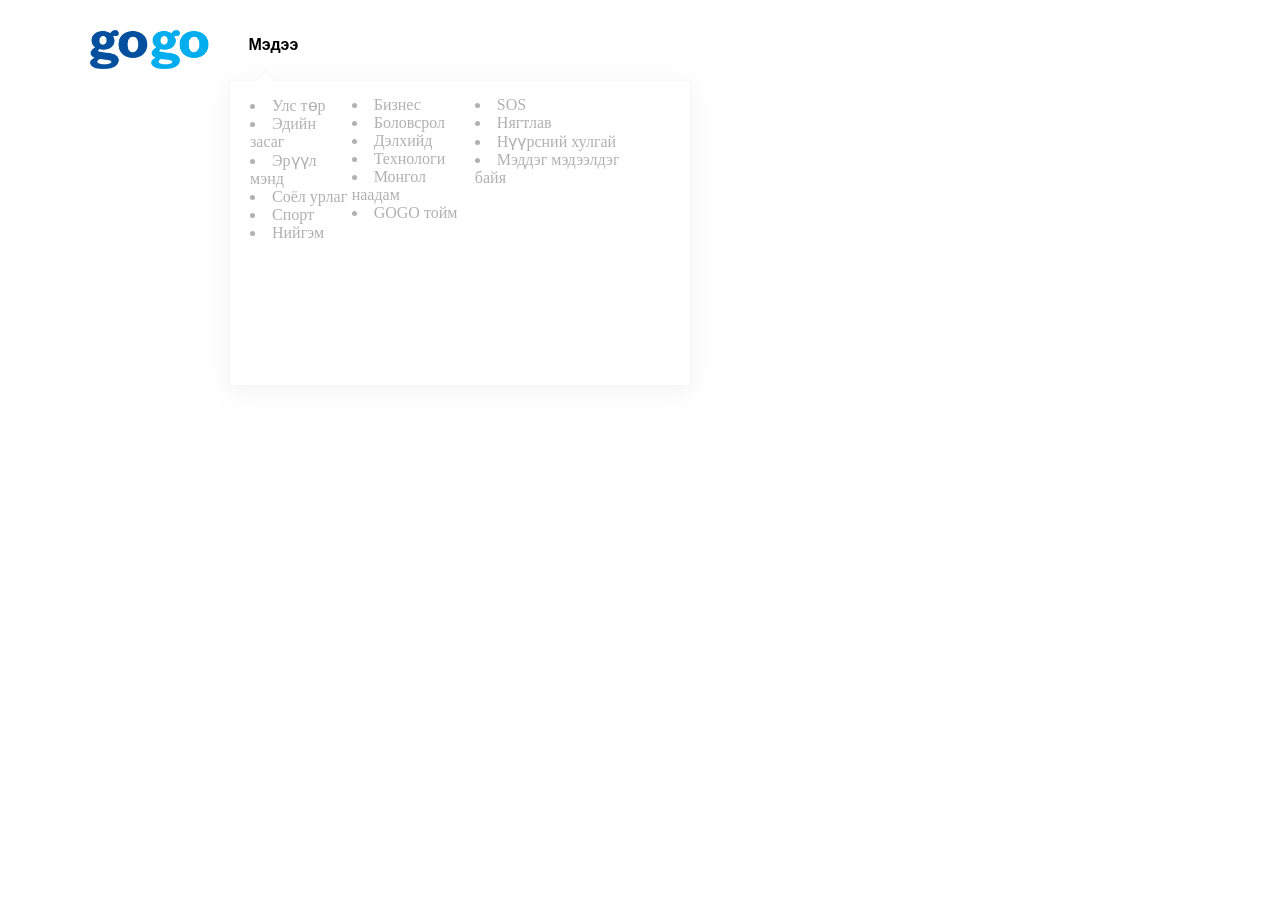
<file: test.html>
<!DOCTYPE html>
<html lang="en">
  <head>
    <meta charset="UTF-8" />
    <meta name="viewport" content="width=device-width, initial-scale=1.0" />
    <title>Document</title>
    <link rel="stylesheet" href="test.css" />
  </head>
  <body>
    <div class="container">
      <div class="header">
        <img
          id="head-logo"
          class="gogo-logo"
          src="gogo-logo.png"
          width="70"
          height="23"
          alt=""
        />
        <div class="main-menu">
          <div class="medee bar">
            &nbsp;Мэдээ &nbsp;<i class="fa-solid fa-chevron-down"></i>
          </div>
          <div class="dropmenu">
            <div class="triangle1"></div>
            <div class="layout1">
              <div class="test1">
                <li class="hovers">Улс төр</li>
                <li class="hovers">Эдийн засаг</li>
                <li class="hovers">Эрүүл мэнд</li>
                <li class="hovers">Соёл урлаг</li>
                <li class="hovers">Спорт</li>
                <li class="hovers">Нийгэм</li>
              </div>
              <div class="test">
                <li class="hovers">Бизнес</li>
                <li class="hovers">Боловсрол</li>
                <li class="hovers">Дэлхийд</li>
                <li class="hovers">Технологи</li>
                <li class="hovers">Монгол наадам</li>
                <li class="hovers">GOGO тойм</li>
              </div>
              <div class="test">
                <li class="hovers">SOS</li>
                <li class="hovers">Нягтлав</li>
                <li class="hovers">Нүүрсний хулгай</li>
                <li class="hovers">Мэддэг мэдээлдэг байя</li>
              </div>
            </div>
          </div>
        </div>
      </div>
    </div>
  </body>
</html>
</file>
<file: gogo.css>
body {
  margin: 0px;
}
.container {
  display: flex;
  width: 100vw;
  flex-direction: column;
  align-items: center;
}
.header {
  text-shadow: 1px 1px hsla(0, 0%, 100%, 0.004);
  display: flex;
  width: 100vw;
  align-items: center;
  height: 53px;
}
#head-logo {
  margin-top: 3px;
  padding: 10px;
  width: 70px;
}
.main-menu {
  display: none;
}
.rightside {
  display: flex;
}
.head-weather {
  margin-top: 5px;
  margin-right: 5px;
  padding-top: 3px;
  padding-right: 5px;
  padding-bottom: 3px;
  padding-left: 5px;
  display: flex;
  flex-direction: column;
  border: 1px solid rgba(0, 0, 0, 0.06);
  border-radius: 5px;
  justify-content: center;
  width: 46 px;
  height: 38px;
}
.weather {
  display: flex;
  margin-left: 0px;
  align-items: center;
  justify-content: center;
  color: black;
}
.text {
  text-decoration: none;
}
.header-w {
  font-size: 10px;
  line-height: 16px;
  font-family: normal Helvetica Neue, sans-serif, Arial;
  text-align: right;
  font-weight: 400;
  margin: 0px;
  width: 46px;
  color: black;
  text-wrap: nowrap;
}
.weather-icon {
  margin-right: 5px;
}
.weather-temp {
  font-size: 14px;
  line-height: 22px;
  margin-left: 0px;
  font-weight: 500;
  font-family: normal Helvetica Neue, sans-serif, Arial;
}

.head-zurhai {
  margin-top: 5px;
  margin-right: 5px;
  padding-top: 3px;
  padding-right: 5px;
  padding-bottom: 3px;
  padding-left: 5px;
  display: flex;
  flex-direction: column;
  border: 1px solid rgba(0, 0, 0, 0.06);
  border-radius: 5px;
  justify-content: center;
}
.zurhai {
  display: flex;
  margin-left: 0px;
  align-items: center;
  justify-content: center;
  color: black;
}
.header-z {
  font-size: 10px;
  line-height: 16px;
  font-family: normal Helvetica Neue, sans-serif, Arial;
  text-align: right;
  font-weight: 400;
  margin: 0px;
  width: 46px;
  color: black;
  width: 50px;
}
.zurhai-icon {
  margin-right: 10px;
}
.zurhai-temp {
  font-size: 14px;
  line-height: 22px;
  margin-left: 0px;
  font-weight: 500;
  font-family: normal Helvetica Neue, sans-serif, Arial;
  display: flex;
  align-items: center;
}
.head-hansh {
  margin-top: 5px;
  padding-top: 3px;
  padding-right: 5px;
  padding-bottom: 3px;
  padding-left: 5px;
  display: flex;
  flex-direction: column;
  border: 1px solid rgba(0, 0, 0, 0.06);
  border-radius: 5px;
  justify-content: center;
}
.hansh {
  display: flex;
  margin-left: 0px;
  align-items: center;
  justify-content: left;
  color: black;
}
.header-h {
  font-size: 10px;
  line-height: 16px;
  font-family: normal Helvetica Neue, sans-serif, Arial;
  text-align: right;
  font-weight: 400;
  margin: 0px;
  width: 72px;
  color: black;
}
.hansh-icon {
  margin-right: 5px;
  color: #2adb00;
}
.hansh-temp {
  font-size: 14px;
  line-height: 22px;
  margin-left: 0px;
  font-weight: 500;
  font-family: normal Helvetica Neue, sans-serif, Arial;
  display: flex;
  align-items: center;
}
.opacity {
  opacity: 0.1;
  margin-right: 5px;
}
.menu {
  padding: 15px 20px;
  border-left: 1px solid rgba(0, 0, 0, 0.05);
  margin-left: auto;
}
.lay-bot {
  width: 100vw;
  height: 330px;
  display: grid;
  overflow-x: scroll;
  grid-template-columns: repeat(2, 100vw);
}
.lay5-rightside {
  display: flex;
  position: relative;
  width: 100vw;
}
#lay5-zurag {
  width: 100%;
  height: 330px;
  object-fit: cover;
}
.phone-text {
  display: flex;
  position: absolute;
  flex-direction: column;
  left: 20px;
  right: 20px;
  bottom: 30px;
  width: 100vw-40px;
  height: 105px;
}
.phone-text-head {
  display: flex;
  position: absolute;
  flex-direction: column;
  left: 20px;
  right: 20px;
  bottom: 30px;
  width: 100vw-40px;
  height: 120px;
}
.phone-button1 {
  display: flex;
  align-items: center;
  width: 75px;
  height: 23px;
  border-radius: 100px;
  background: #c40097;
  background: linear-gradient(129deg, #c40097, #d6710b);
  background-image: linear-gradient(-120deg, #e08100, #c90027);
  font-family: Helvetica Neue, sans-serif, Arial;
  font-size: 11px;
  justify-content: center;
  color: #fff;
  font-weight: 700;
}
.phone-text1 {
  display: flex;
  font-size: 18px;
  font-family: Helvetica Neue, sans-serif;
  font-weight: 600;
  opacity: 1;
  color: black;
}
.phone-text2 {
  display: flex;
  font-size: 18px;
  font-family: Helvetica Neue, sans-serif;
  font-weight: 500;
  opacity: 1;
  color: white;
}
.phone-bottom {
  display: flex;
  margin-top: 10px;
}
.phone-mini-button1 {
  display: flex;
  align-items: center;
  background: rgba(33, 33, 33, 0.7);
  border: 1px solid hsla(0, 0%, 100%, 0.05);
  padding-left: 10px;
  padding-right: 10px;
  border-radius: 100px;
  color: #c6c6c6;
  font-family: Helvetica Neue, sans-serif, Arial;
  font-size: 14px;
  gap: 5px;
}
.phone-mini-message-icon {
  display: flex;
  align-items: center;
  color: #c6c6c6;
  font-family: Helvetica Neue, sans-serif, Arial;
  font-size: 14px;
  gap: 5px;
  margin-left: 20px;
}
.lay5-rightside-text {
  display: none;
}
.lay5-leftside {
  display: none;
}
.layout6 {
  display: flex;
}
.lay6 {
  display: flex;
  position: relative;
  width: 100vw;
}
.lay6-image1 {
  display: flex;
  position: relative;
  width: 100vw;
}
.lay6-image2 {
  display: flex;
  position: relative;
  width: 100vw;
}
.lay6-image3 {
  display: flex;
  position: relative;
  width: 100vw;
}
#lay6-img {
  width: 100%;
  height: 330px;
  object-fit: cover;
}
.lay6-animate {
  display: none;
}
.lay6-rightside-text {
  display: none;
}
.lay6-text {
  display: none;
}
.lay6-share {
  display: none;
}
.phone-lay7 {
  display: flex;
  position: relative;
  width: 100vw;
  height: 36px;
  align-items: center;
}
.ontsloh {
  display: flex;
  align-items: center;
  justify-content: center;
  width: 100vw;
  height: 36px;
  background-color: #212121;
  font-size: 15px;
  color: white;
  font-weight: 600;
}
#ontslog-img {
  height: 15px;
  width: 15px;
  margin-right: 5px;
}
.shine {
  display: flex;
  align-items: center;
  justify-content: center;
  height: 36px;
  width: 100vw;
  font: normal 14px / 22px Helvetica Neue, sans-serif, Arial;
  color: white;
  font-weight: 600;
  background-color: #0050a4;
}
#shine-img {
  height: 15px;
  width: 15px;
  margin-right: 5px;
}
#trend-img {
  height: 15px;
  width: 15px;
  margin-right: 5px;
}
.trend {
  display: flex;
  align-items: center;
  justify-content: center;
  width: 100vw;
  height: 36px;
  font: normal 14px / 22px Helvetica Neue, sans-serif, Arial;
  color: white;
  font-weight: 600;
  background-color: #212121;
}
.layout7 {
  width: 100vw;
  display: flex;
  margin-top: 40px;
  flex-direction: column;
}
.gogo-story-logo {
  font-size: 26px;
  font-weight: 700;
  color: #000;
  padding-left: 15px;
  font-family: Helvetica Neue, sans-serif, Arial;
}
.story-h {
  color: #fff;
  padding: 2px 3px;
  background-color: #00b0f4;
  border-radius: 3px;
  font-size: 18px;
  font-family: Helvetica Neue, sans-serif, Arial;
}
.gogo-story {
  margin-top: 20px;
  overflow-x: scroll;
  display: grid;
  grid-template-columns: repeat(7, 45vw);
  gap: 14px;
  padding-left: 15px;
}
.story {
  display: flex;
  position: relative;
  width: 45vw;
  height: 235px;
}
.story-img {
  width: 100%;
  height: 100%;
  object-fit: cover;
  border-radius: 10px;
}
.story-text1 {
  display: flex;
  position: absolute;
  flex-direction: column;
  inset: 10px;
  justify-content: space-between;
}
.story-text {
  font-size: 13px;
  line-height: 17px;
  color: #fff;
  font-family: Helvetica Neue, sans-serif, Arial;
  max-height: 37px;
  overflow: hidden;
  margin-bottom: 5px;
  transition: all 0.3s;
}
.eye {
  font-size: 13px;
  line-height: 17px;
  color: #fff;
  font-family: Helvetica Neue, sans-serif, Arial;
}
.news-right {
  display: none;
}
#g-logo {
  width: 30px;
  height: 30px;
}
.calendar {
  display: none;
}
.layout8 {
  display: flex;
  width: 100vw;
}
.layout8-left {
  display: flex;
  flex-direction: column;
  width: 100%;
  padding-left: 15px;
  padding-right: 15px;
}
.news-left {
  display: flex;
  width: 100%;
  flex-direction: column;
  margin-top: 15px;
}
.l-news {
  width: 100%;
  display: flex;
  padding-top: 10px;
  padding-bottom: 10px;
}
.l-news-hover {
  display: none;
}
.l-news-t {
  display: none;
}
.l-news-img {
  display: flex;
  width: 105px;
  height: 110px;
}
#l-news-img {
  width: 105px;
  height: 110px;
  object-fit: cover;
  border-radius: 5px;
}
.l-news-text {
  display: flex;
  flex-direction: column;
  font-size: 15px;
  font-family: Helvetica Neue, sans-serif;
  text-wrap: wrap;
}
.l-news-icon {
  display: flex;
}
.l-news-icon1 {
  font-size: 12px;
  font-family: Helvetica Neue, sans-serif;
  color: #888;
}
.l-news-icon2 {
  font-size: 12px;
  font-family: Helvetica Neue, sans-serif;
  color: #888;
}
.l-news-head {
  margin-bottom: 10px;
  text-wrap: wrap;
}
.l-news-banner {
  display: none;
}
.lay6-animate-phone {
  display: flex;
  height: auto;
}
#khaan-bank {
  display: flex;
  position: absolute;
  width: 100vw;
  height: auto;
  object-fit: cover;
  border-radius: 5px;
  animation-name: banner;
  animation-duration: 8s;
  animation-iteration-count: infinite;
}
#monpay {
  display: flex;
  position: absolute;
  width: 100vw;
  height: auto;
  object-fit: cover;
  border-radius: 5px;
  animation-name: banner1;
  animation-duration: 8s;
  animation-iteration-count: infinite;
}
@keyframes banner {
  49% {
    opacity: 0;
  }
  50% {
    opacity: 1;
  }
  99% {
    opacity: 1;
  }
  100% {
    opacity: 0;
  }
}
@keyframes banner1 {
  49% {
    opacity: 1;
  }
  50% {
    opacity: 0;
  }
  99% {
    opacity: 0;
  }
  100% {
    opacity: 1;
  }
}
@media only screen and (min-width: 900px) {
  body {
    margin: 0px;
  }
  .phone-lay7 {
    display: none;
  }
  .container {
    display: flex;
    width: 100vw;
    flex-direction: column;
    align-items: center;
  }
  .header {
    width: 1100px;
    display: flex;
    margin-top: 30px;
    margin-bottom: 20px;
    align-items: center;
    padding-left: 40px;
    padding-right: 40px;
    height: 39px;
  }
  .rightside {
    margin-right: 0px;
    display: flex;
    margin-left: auto;
    margin-top: -15px;
    align-items: end;
  }

  .rightside1 {
    padding: 0px;
    display: flex;
    border-radius: 0px;
    margin-right: 30px;
    margin-top: -15px;
    width: auto;
    height: auto;
    border: none;
  }
  .text {
    text-decoration: none;
  }
  .rightside2 {
    padding: 0px;
    display: flex;
    margin-top: -15px;
    border: none;
  }
  .weather {
    display: flex;
    margin-top: 5px;
  }
  .zurhai {
    display: flex;
    margin-top: 5px;
  }
  .hansh {
    display: flex;
    margin-top: 5px;
  }
  .weather-temp {
    font-weight: 500;
    font-family: Helvetica Neue, sans-serif;
    font-size: 18px;
  }
  .zurhai-temp {
    font-weight: 500;
    font-family: Helvetica Neue, sans-serif;
    font-size: 18px;
  }
  .hansh-temp {
    font-weight: 500;
    font-family: Helvetica Neue, sans-serif;
    font-size: 18px;
  }
  .header-w {
    line-height: 20px;
    font-size: 12px;
    font-family: Helvetica Neue, sans-serif;
    width: 55.05px;
  }
  .header-z {
    line-height: 20px;
    font-size: 12px;
    width: 62px;
    font-family: Helvetica Neue, sans-serif;
    display: flex;
    justify-content: end;
  }
  .header-h {
    line-height: 20px;
    font-size: 12px;
    font-family: Helvetica Neue, sans-serif;
    width: 84px;
  }
  .hansh {
    display: flex;
    justify-content: end;
  }
  .menu {
    display: none;
  }
  #head-logo {
    width: 119px;
    height: 39px;
  }
  .main-menu {
    display: flex;
    align-items: center;
    margin-left: 5px;
    margin-top: -10px;
    padding-left: 15px;
    padding-right: 15px;
  }

  .fa-solid {
    display: flex;
    line-height: 20px;
    font-size: 12px;
  }
  .bar {
    display: flex;
    align-items: center;
    padding-left: 15px;
    padding-right: 15px;
    text-transform: none;
    font-family: Helvetica Neue, sans-serif;
    font-weight: 700;
    color: #000;
    font-size: 16px;
    cursor: pointer;
  }
  .search {
    display: flex;
    align-items: center;
    margin-left: 15px;
    cursor: pointer;
  }
  .fa-magnifying-glass {
    font-size: 20px;
    line-height: 30px;
  }
  .triangle1 {
    display: none;
    top: 73px;
    margin-left: 30px;
    position: absolute;
    width: 13px;
    height: 13px;
    transform: rotate(45deg);
    background-color: white;
    z-index: 1020;
    border-left: 1px solid rgba(0, 0, 0, 0.1);
    border-top: 1px solid rgba(0, 0, 0, 0.1);
  }
  .lay1 {
    display: flex;
    position: absolute;
    width: 62px;
    height: 60px;
    top: 30px;
  }
  .layout1 {
    display: none;
    position: absolute;
    z-index: 20;
    top: 80px;
    padding-top: 15px;
    padding-bottom: 15px;
    padding-right: 40px;
    padding-left: 20px;
    border: 1px solid rgba(0, 0, 0, 0.1);
    box-shadow: 0 5px 22px rgba(0, 0, 0, 0.15);
    width: 400px;
    height: 274px;
    background-color: white;
    cursor: default;
  }
  .medee:hover .layout1 {
    opacity: 1;
    display: flex;
  }
  .medee:hover .triangle1 {
    display: flex;
    opacity: 1;
  }
  .triangle2 {
    display: none;
    top: 73px;
    margin-left: 30px;
    position: absolute;
    width: 13px;
    height: 13px;
    transform: rotate(45deg);
    background-color: white;
    z-index: 1020;
    border-left: 1px solid rgba(0, 0, 0, 0.1);
    border-top: 1px solid rgba(0, 0, 0, 0.1);
  }
  .lay2 {
    display: flex;
    position: absolute;

    top: 30px;
    width: 120px;
    height: 60px;
  }
  .bulan:hover .layout2 {
    display: flex;
  }
  .bulan:hover .triangle2 {
    display: flex;
  }
  .layout2 {
    display: none;
    position: absolute;
    z-index: 10;
    top: 80px;
    padding-top: 15px;
    padding-bottom: 15px;
    padding-right: 40px;
    padding-left: 25px;
    border: 1px solid rgba(0, 0, 0, 0.1);
    box-shadow: 0 5px 22px rgba(0, 0, 0, 0.15);
    width: 305px;
    height: 254px;
    background-color: white;
    cursor: default;
  }

  .triangle3 {
    display: none;
    top: 73px;
    margin-left: 30px;
    position: absolute;
    width: 13px;
    height: 13px;
    transform: rotate(45deg);
    background-color: white;
    z-index: 1020;
    border-left: 1px solid rgba(0, 0, 0, 0.1);
    border-top: 1px solid rgba(0, 0, 0, 0.1);
  }
  .layout3 {
    display: none;
    position: absolute;
    z-index: 10;
    top: 80px;
    padding-top: 15px;
    padding-bottom: 15px;
    padding-right: 40px;
    padding-left: 25px;
    border: 1px solid rgba(0, 0, 0, 0.1);
    box-shadow: 0 5px 22px rgba(0, 0, 0, 0.15);
    width: 133px;
    height: 148px;
    background-color: white;
    cursor: default;
  }
  .lay3 {
    display: flex;
    position: absolute;
    top: 30px;
    width: 62.5px;
    height: 60px;
  }

  .uzeh:hover .layout3 {
    display: flex;
  }
  .uzeh:hover .triangle3 {
    display: flex;
  }
  .triangle4 {
    display: none;
    top: 73px;
    margin-left: 30px;
    position: absolute;
    width: 13px;
    height: 13px;
    transform: rotate(45deg);
    background-color: white;
    z-index: 1020;
    border-left: 1px solid rgba(0, 0, 0, 0.1);
    border-top: 1px solid rgba(0, 0, 0, 0.1);
  }
  .lay4 {
    display: flex;
    position: absolute;
    top: 30px;
    width: 97px;
    height: 60px;
  }
  .layout4 {
    display: none;
    position: absolute;
    z-index: 10;
    top: 80px;
    padding-top: 15px;
    padding-bottom: 15px;
    padding-right: 40px;
    padding-left: 25px;
    border: 1px solid rgba(0, 0, 0, 0.1);
    box-shadow: 0 5px 22px rgba(0, 0, 0, 0.15);
    width: 300px;
    height: 212px;
    background-color: white;
    cursor: default;
  }
  .h-mayg:hover .layout4 {
    display: flex;
  }
  .h-mayg:hover .triangle4 {
    display: flex;
  }
  .test {
    display: flex;
    flex-direction: column;
    font-family: Helvetica Neue, sans-serif, Arial;
    font-weight: 700;

    font-size: 16px;
    padding-left: 25px;
    color: #297cf0;
  }
  .test1 {
    display: flex;
    flex-direction: column;
    font-family: Helvetica Neue, sans-serif, Arial;
    font-weight: 700;
    font-size: 16px;
  }
  .hovers::marker {
    color: #297cf0;
  }
  .hovers2::marker {
    color: #297cf0;
  }
  .hovers3::marker {
    color: #297cf0;
  }
  .hovers4::marker {
    color: #297cf0;
  }
  .hovers {
    width: 123px;
    word-wrap: normal;
    padding-top: 15px;
    padding-bottom: 10px;
    font-weight: 550;
    color: #000;
    cursor: pointer;
    transition: 0.3s;
  }
  span {
    position: relative;
    transition: all 0.3s;
  }
  .hovers:hover span {
    padding-left: 3px;
  }
  .hovers2:hover span {
    padding-left: 3px;
  }
  .hovers3:hover span {
    padding-left: 3px;
  }
  .hovers4:hover span {
    padding-left: 3px;
  }
  .hovers2 {
    width: 135px;
    word-wrap: normal;
    padding-top: 15px;
    padding-bottom: 10px;
    font-weight: 550;
    color: #000;
    cursor: pointer;
  }
  .hovers3 {
    width: 133px;
    word-wrap: normal;
    padding-top: 15px;
    padding-bottom: 10px;
    font-weight: 550;
    color: #000;
    cursor: pointer;
  }
  .hovers4 {
    width: 135px;
    word-wrap: normal;
    padding-top: 15px;
    padding-bottom: 10px;
    font-weight: 550;
    cursor: pointer;
    color: #000;
  }

  .lay-bot {
    margin-top: 20px;
    width: 100vw;
    height: 740px;
    background: linear-gradient(180deg, #fff, #f7f7f7);
    display: flex;
    flex-direction: column;
    align-items: center;
  }
  .layout5 {
    border-radius: 10px;
    width: 1100px;
    margin-left: 40px;
    padding-right: 40px;
    height: 385px;
    display: flex;
    position: relative;
    background: linear-gradient(
      90deg,
      #f4f4f4 7%,
      hsla(0, 0%, 100%, 0.220348) 17%
    );
    justify-content: space-between;
  }
  .lay5-leftside {
    padding-left: 40px;
    width: 500px;

    border-radius: 10px;

    display: flex;
    position: relative;

    justify-content: center;
    flex-direction: column;
  }
  .phone-text {
    display: none;
  }
  .lay5-button1 {
    display: flex;
    align-items: center;
    width: 75px;
    height: 30px;
    border-radius: 100px;
    background: #c40097;
    background: linear-gradient(129deg, #c40097, #d6710b);
    background-image: linear-gradient(-120deg, #e08100, #c90027);
    font-family: Helvetica Neue, sans-serif, Arial;
    font-size: 12px;
    justify-content: center;
    color: #fff;
    font-weight: 700;
    transition: 0.3s;
    cursor: pointer;
  }
  .lay5-button1:hover {
    width: 85px;
  }
  .lay5-text {
    display: flex;
    padding-right: 30px;
    margin-top: 10px;
    padding-top: 10px;
    margin-bottom: 20px;
    font-size: 26px;
    font-family: Helvetica Neue, sans-serif;
    font-weight: 600;
    opacity: 1;
    transition: 0.2s;
    cursor: pointer;
    z-index: 3;
  }
  .lay5-text:hover {
    opacity: 0.7;
  }
  .lay5-mini-text {
    height: 48px;
    margin-top: 10px;
    margin-bottom: 20px;
    line-height: 20px;
    font-size: 13px;
    font-weight: 500;
    opacity: 0.4;
    font-family: Helvetica Neue, sans-serif;
  }
  .lay5-mini-text {
    display: flex;
  }
  .lay5-bottom {
    display: flex;
  }
  .lay5-mini-button1 {
    width: 65px;
    height: 35px;
    display: flex;
    align-items: center;
    justify-content: center;
    background-color: #f0efef;
    border-radius: 100px;
    color: #767676;
    font-size: 16px;
    font-family: Helvetica Neue, sans-serif;
    font-weight: 600;
    margin-right: 20px;
    transition: 0.3s;
    cursor: pointer;
  }
  .fa-share {
    display: flex;
    margin-right: 8px;
    color: #c6c6c6;
    transition: all 0.3s ease-in-out;
    font-size: 16px;
  }

  .lay5-mini-button1:hover {
    width: 85px;
    background-color: white;
  }
  .lay5-mini-button1:hover .fa-share {
    font-size: 18px;
    transform: rotate(30deg);
  }
  .lay5-mini-message-icon {
    display: flex;
    align-items: center;
    justify-content: center;
  }
  .fa-message {
    font-size: 11px;
    color: #c6c6c6;
    margin-right: 5px;
    display: flex;
  }
  .lay5-mini-message {
    font-size: 16px;
    font-family: Helvetica Neue, sans-serif;
    font-weight: 600;
    color: #767676;
  }
  .lay5-rightside {
    height: 385px;
    width: 508px;
    display: flex;
    position: relative;
    border-radius: 10px;
    overflow: hidden;
    cursor: pointer;
  }
  #lay5-zurag {
    width: 100%;
    height: 100%;
    object-fit: cover;
    transition: all 0.3s ease-in-out;
  }
  .lay5-rightside-text {
    font-family: -apple-system, BlinkMacSystemFont, Segoe UI, Roboto,
      Helvetica Neue, Arial, Noto Sans, sans-serif, Apple Color Emoji,
      Segoe UI Emoji, Segoe UI Symbol, Noto Color Emoji;
    font-size: 16px;
    font-weight: 500;
    line-height: 1.5;
    position: absolute;
    inset: 0;
    display: flex;
    justify-content: center;
    align-items: center;
    background-color: rgba(34, 34, 34, 0.5);
    font-size: 16px;
    color: white;
    opacity: 0;
    transition: all 0.3s ease-in-out;
    gap: 7px;
  }
  .lay5-rightside:hover img {
    transform: scale(1.1);
  }
  .lay5-rightside:hover .lay5-rightside-text {
    opacity: 1;
  }
  .layout6 {
    width: 1100px;
    display: flex;
    justify-content: space-between;
    margin-top: 30px;
  }
  .lay6-animate-phone {
    display: none;
  }
  .lay6-animate {
    display: flex;
  }

  .lay6-rightside-text {
    display: flex;
  }
  .lay6-text {
    display: flex;
  }
  .phone-text-head {
    display: none;
  }
  .lay6-image1 {
    display: flex;
    position: relative;
    overflow: hidden;
    width: 264px;
    height: 175px;
    border-radius: 7px;
  }
  .lay6-image2 {
    display: flex;
    position: relative;
    overflow: hidden;
    width: 264px;
    height: 175px;
    border-radius: 7px;
  }
  .lay6-image3 {
    display: flex;
    position: relative;
    overflow: hidden;
    width: 264px;
    height: 175px;
    border-radius: 7px;
  }
  #lay6-img {
    width: 100%;
    height: 100%;
    object-fit: cover;
    transition: all 0.3s ease-in-out;
  }
  .lay6-rightside-text {
    font-family: -apple-system, BlinkMacSystemFont, Segoe UI, Roboto,
      Helvetica Neue, Arial, Noto Sans, sans-serif, Apple Color Emoji,
      Segoe UI Emoji, Segoe UI Symbol, Noto Color Emoji;
    font-size: 16px;
    font-weight: 500;
    line-height: 1.5;
    position: absolute;
    inset: 0;
    display: flex;
    justify-content: center;
    align-items: center;
    background-color: rgba(34, 34, 34, 0.5);
    font-size: 16px;
    color: white;
    opacity: 0;
    transition: all 0.3s ease-in-out;
    gap: 7px;
    cursor: pointer;
  }
  .lay6:hover #lay6-img {
    transform: scale(1.1);
  }
  .lay6-image1:hover .lay6-rightside-text {
    opacity: 1;
  }

  .lay6-image2:hover .lay6-rightside-text {
    opacity: 1;
  }

  .lay6-image3:hover .lay6-rightside-text {
    opacity: 1;
  }
  .lay6 {
    cursor: pointer;
    display: flex;
    width: 263px;
    height: auto;
    flex-direction: column;
  }
  .lay6-text {
    margin-top: 10px;
    font-size: 14px;
    font-family: Helvetica Neue, sans-serif;
    font-weight: 500;
    line-height: 22px;
    opacity: 1;
  }
  .lay6-share {
    display: flex;
    margin-top: 10px;
    color: #8e8e8e;
    font-size: 16px;
    font-weight: 400;
  }
  .lay6-text:hover {
    opacity: 0.7;
  }
  .lay6-animate {
    width: 263px;
    height: 270px;
    display: flex;
    position: relative;
  }
  #khaan-bank {
    display: flex;
    position: absolute;
    width: 100%;
    height: 100%;
    object-fit: cover;
    border-radius: 5px;
    animation-name: banner;
    animation-duration: 8s;
    animation-iteration-count: infinite;
  }
  #monpay {
    display: flex;
    position: absolute;
    width: 100%;
    height: 100%;
    object-fit: cover;
    border-radius: 5px;
    animation-name: banner1;
    animation-duration: 8s;
    animation-iteration-count: infinite;
  }
  @keyframes banner {
    49% {
      opacity: 0;
    }
    50% {
      opacity: 1;
    }
    99% {
      opacity: 1;
    }
    100% {
      opacity: 0;
    }
  }
  @keyframes banner1 {
    49% {
      opacity: 1;
    }
    50% {
      opacity: 0;
    }
    99% {
      opacity: 0;
    }
    100% {
      opacity: 1;
    }
  }
  .phone-banners {
    display: none;
  }
  .layout7 {
    width: 1100px;
    display: flex;
    margin-top: 40px;
    flex-direction: column;
  }
  .gogo-story-logo {
    font-size: 26px;
    font-weight: 700;
    color: #000;
    font-family: Helvetica Neue, sans-serif, Arial;
  }
  .story-h {
    color: #fff;
    padding: 2px 3px;
    background-color: #00b0f4;
    border-radius: 3px;
    font-size: 18px;
    font-family: Helvetica Neue, sans-serif, Arial;
  }
  .gogo-story {
    margin-top: 20px;
    overflow-x: scroll;
    display: grid;
    grid-template-columns: repeat(7, 171px);
    gap: 15px;
    padding-left: 0px;
  }
  .story-img {
    width: 100%;
    height: 100%;
    object-fit: cover;
    transition: all 0.3s ease-in-out;
  }
  .border {
    border-radius: 10px;
  }
  .story {
    overflow: hidden;
    position: relative;
    display: flex;
    height: 235px;
    width: 171px;
    border-radius: 10px;
    cursor: pointer;
  }
  .story-text1 {
    display: flex;
    position: absolute;
    flex-direction: column;
    inset: 10px;
    justify-content: space-between;
  }
  .story-text {
    font-size: 13px;
    line-height: 17px;
    color: #fff;
    font-family: Helvetica Neue, sans-serif, Arial;
    max-height: 37px;
    overflow: hidden;
    margin-bottom: 5px;
    transition: all 0.3s;
  }
  .eye {
    font-size: 13px;
    line-height: 17px;
    color: #fff;
    font-family: Helvetica Neue, sans-serif, Arial;
  }
  #g-logo {
    width: 30px;
    height: 30px;
  }
  .story:hover .story-img {
    transform: scale(1.1);
  }
  .story:hover .story-text {
    max-height: 68px;
  }
  .layout8 {
    margin-top: 25px;
    display: flex;
    position: relative;
    width: 1100px;
    height: 2980px;
  }
  .layout8-left {
    display: flex;
    flex-direction: column;
    position: relative;
    width: 690px;
  }
  .calendar {
    display: block;
  }
  .calendar-head {
    font: normal 16px / 22px Helvetica Neue, sans-serif, Arial;
    color: #407ce8;
    font-weight: 700;
    display: flex;
    align-items: center;
    margin-bottom: 5px;
  }
  #calendar-head-img {
    height: 26px;
    width: 23px;
  }
  .calendar-days {
    display: grid;
    grid-template-columns: repeat(7, 119px);
  }
  .bold-line {
    height: 7px;
    border-radius: 20px;
    background-color: #407ce8;
    width: 104px;
  }
  .bold-lines {
    height: 7px;
    border-radius: 20px;
    width: 104px;
    background-color: #efefef;
    transition: all 0.3s ease-in-out;
  }
  .today {
    color: #407ce8;
    font: normal 13px Helvetica Neue, sans-serif, Arial;
    text-align: center;
    width: 104px;
    margin-top: 0px;
    cursor: pointer;
  }
  .days {
    color: #efefef;
    font: normal 13px Helvetica Neue, sans-serif, Arial;
    text-align: center;
    width: 104px;
    margin-top: 2px;
    transition: all 0.2s ease-in-out;
    cursor: pointer;
  }
  .days:hover {
    color: #407ce8;
    margin-top: 0px;
  }
  .days:hover .bold-lines {
    background-color: #407ce8;
  }
  .calendar-button {
    background: #efefef;
    height: 27px;
    line-height: 18px;
    width: 27px;
    border-radius: 5px;
    text-align: center;
    transition: all 0.2s ease-in-out;
    cursor: pointer;
  }
  .calendar-button:hover {
    background-color: #407ce8;
    border: none;
    color: #fff;
  }
  .news-left {
    margin-top: 40px;
    width: 690px;
    display: flex;
    flex-direction: column;
  }
  .l-news {
    display: flex;
    height: 150px;
    width: 720px;
    cursor: pointer;
    margin-bottom: 30px;
    padding: 0px;
  }
  .l-news-img {
    width: 210px;
    height: 150px;
    overflow: hidden;
    border-radius: 5px;
    position: relative;
    transition: all 0.3s ease-out;
  }
  #l-news-img {
    width: 100%;
    height: 100%;
    object-fit: cover;
    position: absolute;
    z-index: 1;
    transition: all 0.3s ease-out;
  }
  .l-news-hover {
    display: flex;
    opacity: 0;
    width: 210px;
    height: 150px;
    position: absolute;
    z-index: 10;
    border-radius: 5px;
    align-items: center;
    justify-content: center;
    color: white;
    font: normal 16px Helvetica Neue, sans-serif, Arial;
    font-weight: 500;
    transition: all 0.3s ease-out;
  }
  .arrow1 {
    margin-left: 5px;
  }
  .l-news:hover #l-news-img {
    transform: scale(1.1);
  }
  .l-news-img:hover .l-news-hover {
    background: rgba(34, 34, 34, 0.5);
    display: flex;
    opacity: 1;
  }
  .l-news-text {
    width: 480px;
    height: 150px;
    display: flex;
    flex-direction: column;
    padding-left: 30px;
  }
  .l-news-head {
    width: 480px;
    text-wrap: wrap;
    font-family: Helvetica Neue, sans-serif;
    font-weight: 700;
    font-size: 19px;
    line-height: 22px;
  }
  .l-news-t {
    font: normal 14px/22px Helvetica Neue, sans-serif, Arial;
    height: 46px;
    width: 480px;
    margin-top: 10px;
    margin-bottom: 15px;
    color: #888;
    overflow: hidden;
    display: flex;
  }
  .l-news-icon {
    display: flex;
  }
  .l-news-icon1 {
    color: #888;
    font: normal 14px Helvetica Neue, sans-serif, Arial;
    margin-right: 30px;
  }
  .l-news-icon2 {
    color: #888;
    font: normal 14px Helvetica Neue, sans-serif, Arial;
  }
  .fas {
    color: #888;
    font-size: 14px;
  }
  .l-news-banner {
    width: 720px;
    height: 255px;
    position: relative;
    margin-bottom: 30px;
  }
  #l-banner1 {
    width: 100%;
    height: 100%;
    object-fit: cover;
    position: absolute;
    animation-name: l-banner1;
    animation-duration: 8s;
    animation-iteration-count: infinite;
    display: flex;
    transition: all 0s;
  }
  #l-banner2 {
    width: 100%;
    height: 100%;
    position: absolute;
    object-fit: cover;
    animation-name: l-banner2;
    animation-duration: 8s;
    animation-iteration-count: infinite;
    display: flex;
    transition: all 0s;
  }
  @keyframes l-banner1 {
    49% {
      opacity: 0;
    }
    50% {
      opacity: 1;
    }
    99% {
      opacity: 1;
    }
    100% {
      opacity: 0;
    }
  }
  @keyframes l-banner2 {
    49% {
      opacity: 1;
    }
    50% {
      opacity: 0;
    }
    99% {
      opacity: 0;
    }
    100% {
      opacity: 1;
    }
  }
  .l-news-end {
    width: 718px;
    height: 63px;
    background: #f8f8f8;
    border: 1px solid #f2f2f2;
    font: normal 20px Helvetica Neue, sans-serif, Arial;
    border-radius: 5px;
    font-weight: 700;
    font-size: 16px;
    display: flex;
    align-items: center;
    justify-content: center;
    cursor: pointer;
  }
  #l-news-end-img {
    width: 17px;
    height: 21px;
    margin-left: 5px;
  }
  .l-news-end:hover {
    background: white;
    color: #044f9c;
  }
  .news-right {
    width: 290px;
    margin-top: 25px;
    display: flex;
    flex-direction: column;
    padding-left: 120px;
    position: relative;
  }
  .r-news-head {
    margin-bottom: 50px;
    font: normal 20px Helvetica Neue, sans-serif, Arial;
    line-height: 26px;
    font-weight: 700;
    display: flex;
    align-items: center;
  }
  #r-news-head-img {
    height: 30px;
    width: 25px;
    margin-right: 10px;
  }
  .news-right {
    width: 290px;
    display: flex;
    flex-direction: column;
    height: 2980px;
  }
  .r-news {
    display: flex;
    max-height: 265px;
    width: 290px;
    flex-direction: column;
    cursor: pointer;
    margin-bottom: 30px;
  }
  .r-news-img {
    width: 290px;
    height: 170px;
    overflow: hidden;
    border-radius: 5px;
    position: relative;
    transition: all 0.3s ease-out;
  }
  #r-news-img {
    width: 100%;
    height: 100%;
    object-fit: cover;
    position: absolute;
    z-index: 1;
    transition: all 0.3s ease-out;
  }
  .r-news-hover {
    display: flex;
    opacity: 0;
    width: 290px;
    height: 170px;
    position: absolute;
    z-index: 10;
    border-radius: 5px;
    align-items: center;
    justify-content: center;
    color: white;
    font: normal 16px Helvetica Neue, sans-serif, Arial;
    font-weight: 500;
    transition: all 0.3s ease-out;
  }
  .arrow1 {
    margin-left: 5px;
  }
  .r-news-img:hover .r-news-hover {
    background: rgba(34, 34, 34, 0.5);
    display: flex;
    opacity: 1;
  }
  .r-news-text {
    width: 290px;
    text-wrap: wrap;
    display: flex;
    flex-direction: column;
  }
  .r-news-t {
    font: normal 14px / 22px Helvetica Neue, sans-serif, Arial;
    width: 290px;
    margin-top: 10px;
    overflow: hidden;
    font-weight: 500;
    font-size: 15px;
    line-height: 20px;
    margin-bottom: 5px;
  }
  .r-news-icon {
    display: flex;
  }
  .r-news-icon1 {
    color: #888;
    font: normal 12px Helvetica Neue, sans-serif, Arial;
    margin-right: 10px;
  }
  .r-news-icon2 {
    color: #888;
    font: normal 12px Helvetica Neue, sans-serif, Arial;
  }
  .share-right {
    font-size: 12px;
  }
  .bagana {
    height: 2955px;
    width: 1px;
    position: absolute;
    background-color: #888;
    margin-left: -50px;
    opacity: 0.1;
  }
  #r-trend-head-img {
    width: 22px;
    height: 26px;
    margin-right: 10px;
  }
  .r-trend-head {
    padding-left: 50px;
    padding-right: 50px;
    padding-top: 30px;
    padding-bottom: 30px;
    display: flex;
    align-items: center;
    font: normal 20px Helvetica Neue, sans-serif, Arial;
    line-height: 26px;
    font-weight: 700;
    display: flex;
    align-items: center;
  }
  .r-news-trend {
    margin-top: 50px;
    background-color: #fdfaf5;
    margin-left: -50px;
    width: 340px;
    height: 1450px;
  }
  .trend-container {
    padding-top: 0px;
    padding-right: 50px;
    padding-left: 50px;
    width: 270px;
  }
  .news-trend {
    height: 91px;
    width: 270px;
    display: flex;
    margin-left: -15px;
    margin-right: -15px;
    margin-bottom: 20px;
    padding-bottom: 20px;
    border-bottom: 1px dashed rgba(0, 0, 0, 0.06);
    transition: all 0.3s;
    cursor: pointer;
  }
  .trend-number {
    font-weight: 700;
    color: #e00034;
    font-size: 46px;
    line-height: 46px;
    font-family: Helvetica Neue, sans-serif, Arial;
    margin-right: 15px;
  }
  .trend-t {
    font: normal 14px / 22px Helvetica Neue, sans-serif, Arial;
  }
  .trend-icon {
    margin-top: 10px;
    display: flex;
  }
  .t-news-icon3 {
    display: flex;
    align-items: center;
    color: #888;
    font: normal 12px Helvetica Neue, sans-serif, Arial;
    margin-right: 18px;
  }
  .t-news-icon1 {
    color: #888;
    font: normal 12px Helvetica Neue, sans-serif, Arial;
    margin-right: 15px;
  }
  .t-news-icon2 {
    color: #888;
    font: normal 12px Helvetica Neue, sans-serif, Arial;
  }
  #trend-comment {
    width: 11px;
    height: 11px;
  }
  .news-trend:hover {
    transform: scale(1.05);
  }
  .news-trend:hover .trend-t {
    opacity: 0.6;
  }
  .layout9 {
    margin-top: 60px;
    display: flex;
    position: relative;
    width: 1100px;
    flex-direction: column;
  }
  .view-container {
    display: flex;
    gap: 15px;
    width: 1100px;
  }
  .layout9-head {
    display: flex;
    align-items: center;
    font: normal 20px / 22px Helvetica Neue, sans-serif, Arial;
    font-weight: 700;
    margin-bottom: 20px;
    cursor: pointer;
  }
  .layout9-head:hover {
    color: #044f9c;
  }
  #interview-logo {
    width: 20px;
    height: 25px;
    margin-right: 5px;
  }
  .interview-left {
    width: 542.5px;
    height: 500px;
    display: flex;
    position: relative;
    overflow: hidden;
    border-radius: 5px;
    cursor: pointer;
  }
  #view1-img {
    width: 100%;
    height: 100%;
    object-fit: cover;
    object-position: top center;
    transition: all 0.3s;
  }
  .interview-left-text {
    display: flex;
    position: absolute;
    width: 482.5px;
    padding: 30px;
    z-index: 10;
    bottom: 0px;
    flex-direction: column;
    cursor: pointer;
  }
  .view-left-head1 {
    width: 32.6px;
    height: 22px;
    background-color: #407ce8;
    color: #fff;
    text-transform: uppercase;
    padding: 2px 5px;
    border-radius: 3px;
    margin-bottom: 5px;
    font: normal 10px / 22px Helvetica Neue, sans-serif, Arial;
    font-weight: 500;
  }
  .view-left-text {
    font-family: Helvetica Neue, sans-serif;
    color: #fff;
    font-size: 20px;
    font-weight: 500;
  }
  .view-left-bot {
    color: #fff;
    padding-top: 10px;
    border-top: 1px solid hsla(0, 0%, 100%, 0.15);
    font-size: 10px;
    font: normal 10px / 22px Helvetica Neue, sans-serif, Arial;
    text-transform: uppercase;
    font-weight: 600;
    margin-top: 10px;
    padding-top: 10px;
  }
  .view-arrow {
    margin-left: 3px;
    transition: all 0.3s;
  }
  .interview-left:hover #view1-img {
    transform: scale(1.1);
  }
  .interview-left:hover .view-left-head1 {
    opacity: 0.8;
  }
  .interview-left:hover .view-left-text {
    opacity: 0.8;
  }
  .interview-left:hover .view-arrow {
    margin-left: 10px;
  }
  .interview-right {
    width: 542.5px;
    height: 500px;
    display: flex;
    flex-wrap: wrap;
    gap: 15px;
  }
  .view-right1 {
    width: 263.75px;
    height: 243px;
    display: flex;
    position: relative;
    overflow: hidden;
    border-radius: 5px;
    cursor: pointer;
  }
  #view-r1-img {
    width: 100%;
    height: 100%;
    object-fit: cover;
    object-position: top center;
    transition: all 0.3s;
  }
  .view-right-head1 {
    display: flex;
    position: absolute;
    background-color: #407ce8;
    color: #fff;
    text-transform: uppercase;
    padding: 2px 5px;
    border-radius: 3px;
    margin-bottom: 5px;
    font: normal 10px / 22px Helvetica Neue, sans-serif, Arial;
    font-weight: 500;
    left: 20px;
    bottom: 80px;
  }
  .view-right-head2 {
    display: flex;
    position: absolute;
    background-color: #407ce8;
    color: #fff;
    text-transform: uppercase;
    padding: 2px 5px;
    border-radius: 3px;
    margin-bottom: 5px;
    font: normal 10px / 22px Helvetica Neue, sans-serif, Arial;
    font-weight: 500;
    left: 20px;
    bottom: 80px;
    transition: all 0.3s;
  }
  .view-right-text {
    width: 223.75px;
    display: flex;
    position: absolute;
    max-height: 55px;
    font-family: Helvetica Neue, sans-serif;
    color: #fff;
    font-weight: 400;
    font-size: 13px;
    bottom: 25px;
    line-height: 1.4;
    left: 20px;
    overflow: hidden;
    transition: all 0.3s;
  }
  .view-right1:hover #view-r1-img {
    transform: scale(1.1);
  }
  .view-right1:hover .view-right-head1 {
    opacity: 0.8;
  }
  .view-right1:hover .view-right-head2 {
    opacity: 0.8;
  }
  .view-right1:hover .view-right-text {
    max-height: 75px;
  }
  .view-right1:hover .view-right-head2 {
    bottom: 100px;
  }
  .layout10 {
    width: 1100px;
    display: flex;
    margin-top: 60px;
    flex-direction: column;
  }
  .gogo-story-logo {
    cursor: pointer;
  }
  .lay10-logo {
    margin-bottom: 20px;
  }
  .lay10-logo:hover {
    color: #044f9c;
  }
  .lay10-container {
    width: 1100px;
    height: 360px;
    display: flex;
    gap: 15px;
  }
  .style {
    width: 269.5px;
    height: 360px;
    display: flex;
    flex-direction: column;
    border-radius: 5px;
    overflow: hidden;
    border: 1px solid rgba(34, 34, 34, 0.1);
    cursor: pointer;
  }
  .style-img {
    width: 269.5px;
    height: 230px;
    display: flex;
    position: relative;
    overflow: hidden;
  }
  #style1-img {
    width: 100%;
    height: 100%;
    transition: all 0.3s;
    object-fit: cover;
  }
  .style-border {
    width: 100%;
    height: 100%;
    display: flex;
    justify-content: center;
    align-items: center;
    position: absolute;
    background: rgba(34, 34, 34, 0.5);
    opacity: 1;
    font: normal 16px Helvetica Neue, sans-serif, Arial;
    font-weight: 500;
    color: white;
    opacity: 0;
    transition: all 0.3s;
  }
  .style-text {
    width: 247.5;
    height: 72px;
    font: normal 16px / 24px Helvetica Neue, sans-serif, Arial;
    padding: 10px;
  }
  .style-icon {
    display: flex;
    padding-left: 10px;
  }
  .style-icon1 {
    color: #888;
    font: normal 12px / 22px Helvetica Neue, sans-serif, Arial;
    margin-right: 25px;
  }
  .style-icon2 {
    color: #888;
    font: normal 12px / 22px Helvetica Neue, sans-serif, Arial;
    display: flex;
    align-items: center;
  }
  .style-bot {
    display: flex;
    flex-direction: column;
    width: 269.5px;
    height: 130px;
    transition: all 0.3s;
  }
  #style-comment {
    width: 12px;
    height: 11px;
    margin-right: 10px;
  }
  .style:hover .style-bot {
    background-color: rgba(0, 0, 0, 0.02);
  }
  .style-img:hover #style1-img {
    transform: scale(1.1);
  }
  .style-img:hover .style-border {
    opacity: 1;
  }

  #techno-logo {
    width: 23px;
    height: 25px;
    margin-right: 10px;
    display: flex;
    align-items: bottom;
  }
  .lay11-logo {
    display: flex;
    align-items: center;
    font-size: 20px;
  }
  .lay11-container {
    width: 1100px;
    height: 300px;
    display: flex;
    gap: 15px;
  }
  .techno {
    width: 269.5px;
    height: 300px;
    display: flex;
    flex-direction: column;
    border-radius: 5px;
    overflow: hidden;
    border: 1px solid rgba(34, 34, 34, 0.1);
    cursor: pointer;
  }
  .techno-img {
    width: 269.5px;
    height: 170px;
    display: flex;
    position: relative;
    overflow: hidden;
  }
  #techno1-img {
    width: 100%;
    height: 100%;
    transition: all 0.3s;
    object-fit: cover;
  }
  .techno-border {
    width: 100%;
    height: 100%;
    display: flex;
    justify-content: center;
    align-items: center;
    position: absolute;
    background: rgba(34, 34, 34, 0.5);
    opacity: 1;
    font: normal 16px Helvetica Neue, sans-serif, Arial;
    font-weight: 500;
    color: white;
    opacity: 0;
    transition: all 0.3s;
  }
  .techno:hover .style-bot {
    background-color: rgba(0, 0, 0, 0.02);
  }
  .techno-img:hover #techno1-img {
    transform: scale(1.1);
  }
  .techno-img:hover .techno-border {
    opacity: 1;
  }
  .comic {
    width: 554px;
    height: 300px;
    display: flex;
    flex-direction: column;
    border-radius: 5px;
    overflow: hidden;
    border: 1px solid rgba(34, 34, 34, 0.1);
    cursor: pointer;
  }
  .comic-img {
    width: 554px;
    height: 170px;
    display: flex;
    position: relative;
    overflow: hidden;
  }
  .comic:hover .comic-bot {
    background-color: rgba(0, 0, 0, 0.02);
  }
  .comic-img:hover #techno1-img {
    transform: scale(1.1);
  }
  .comic-img:hover .techno-border {
    opacity: 1;
  }
  .comic-bot {
    display: flex;
    flex-direction: column;
    width: 554px;
    height: 130px;
    transition: all 0.3s;
  }
  .layout11 {
    margin-top: 60px;
    width: 100%;
    background-color: #1a1a1a;
    display: flex;
    flex-direction: column;
    align-items: center;
  }
  .section11 {
    margin-top: 50px;
    width: 1100px;
    height: 100%;
    display: flex;
    flex-direction: column;
  }
  .play-text {
    width: 247.5;
    height: 72px;
    font: normal 16px / 24px Helvetica Neue, sans-serif, Arial;
    padding: 10px;
    color: hsla(0, 0%, 100%, 0.8);
  }
  .lay12-logo {
    color: white;
    font: normal 18px / 24px Helvetica Neue, sans-serif, Arial;
    font-weight: 600;
    display: flex;
  }
  .sec2 {
    margin-top: 70px;
    padding-bottom: 70px;
  }
  .footer {
    width: 1100px;
    padding-top: 50px;
    padding-bottom: 50px;
    display: flex;
    flex-direction: column;
  }
  .footer-top {
    width: 1100px;
    display: flex;
    justify-content: space-between;
  }
  #footer-logo {
    width: 120px;
    height: 40px;
  }
  .footer-right {
    display: flex;
    flex-direction: column;
    gap: 10px;
  }
  .foot-right {
    display: flex;
    gap: 30px;
  }
  .foot {
    display: flex;
    align-items: bottom;
    font: normal 15px Helvetica Neue, sans-serif, Arial;
    font-weight: 500;
  }
  #foot1 {
    width: 15px;
    height: 20px;
    margin-right: 10px;
  }
  .foot-right1 {
    display: flex;
    justify-content: end;
  }
  .footer-mid {
    margin-top: 30px;
    margin-bottom: 30px;
    border-color: rgba(0, 0, 0, 0.05);
    border-top: 1px solid #e5e5e5;
  }
  .footer-bot {
    display: flex;
    justify-content: space-between;
  }
  .footer-bot-l {
    font: normal 12px / 22px Helvetica Neue, sans-serif, Arial;
  }
  .footer-bot-r {
    display: flex;
    gap: 20px;
  }
  .fa-brands {
    color: black;
    opacity: 0.2;
    width: 20px;
    height: 20px;
    cursor: pointer;
    transition: all 0.3s;
  }
  .fa-brands:hover {
    opacity: 1;
  }
}
</file>
<file: test.css>
body {
  margin: 0px;
}
.container {
  display: flex;
  width: 100vw;
  flex-direction: column;
  align-items: center;
}
.header {
  width: 1100px;
  display: flex;
  margin-top: 30px;
  margin-bottom: 20px;
  align-items: center;
  padding-left: 40px;
  padding-right: 40px;
  height: 39px;
}
.rightside {
  margin-right: 0px;
  display: flex;
  margin-left: auto;
  margin-top: -15px;
  align-items: end;
}

.rightside1 {
  padding: 0px;
  display: flex;
  border-radius: 0px;
  margin-right: 30px;
  margin-top: -15px;
  width: auto;
  height: auto;
  border: none;
}
.text {
  text-decoration: none;
}
.rightside2 {
  padding: 0px;
  display: flex;
  margin-top: -15px;
  border: none;
}
.weather {
  display: flex;
  margin-top: 5px;
}
.zurhai {
  display: flex;
  margin-top: 5px;
}
.hansh {
  display: flex;
  margin-top: 5px;
}
.weather-temp {
  font-weight: 500;
  font-family: Helvetica Neue, sans-serif;
  font-size: 18px;
}
.zurhai-temp {
  font-weight: 500;
  font-family: Helvetica Neue, sans-serif;
  font-size: 18px;
}
.hansh-temp {
  font-weight: 500;
  font-family: Helvetica Neue, sans-serif;
  font-size: 18px;
}
.header-w {
  line-height: 20px;
  font-size: 12px;
  font-family: Helvetica Neue, sans-serif;
  width: 55.05px;
}
.header-z {
  line-height: 20px;
  font-size: 12px;
  width: 62px;
  font-family: Helvetica Neue, sans-serif;
  display: flex;
  justify-content: end;
}
.header-h {
  line-height: 20px;
  font-size: 12px;
  font-family: Helvetica Neue, sans-serif;
  width: 84px;
}
.hansh {
  display: flex;
  justify-content: end;
}
.menu {
  display: none;
}
#head-logo {
  width: 119px;
  height: 39px;
}
.main-menu {
  display: flex;
  align-items: center;
  margin-left: 5px;
  margin-top: -10px;
  padding-left: 15px;
  padding-right: 15px;
}

.fa-solid {
  display: flex;
  line-height: 20px;
  font-size: 12px;
}
.bar {
  display: flex;
  align-items: center;
  padding-left: 15px;
  padding-right: 15px;
  text-transform: none;
  font-family: Helvetica Neue, sans-serif;
  font-weight: 700;
  color: #000;
  font-size: 16px;
  cursor: pointer;
}
.search {
  display: flex;
  align-items: center;
  margin-left: 15px;
  cursor: pointer;
}
.fa-magnifying-glass {
  font-size: 20px;
  line-height: 30px;
}
.dropmenu {
  display: flex;
  position: absolute;
  top: 80px;
  flex-direction: column;
  opacity: 0.3;
}
.triangle1 {
  display: flex;
  position: absolute;
  top: -7px;
  margin-left: 30px;

  width: 13px;
  height: 13px;
  transform: rotate(45deg);
  background-color: white;
  z-index: 1020;
  border-left: 1px solid rgba(0, 0, 0, 0.1);
  border-top: 1px solid rgba(0, 0, 0, 0.1);
}
.layout1 {
  display: flex;
  position: relative;
  z-index: 20;
  margin-top: 0px;
  padding-top: 15px;
  padding-bottom: 15px;
  padding-right: 40px;
  padding-left: 20px;
  border: 1px solid rgba(0, 0, 0, 0.1);
  box-shadow: 0 5px 22px rgba(0, 0, 0, 0.15);
  width: 400px;
  height: 274px;
}

.medee:hover ~ .triangle1 {
  display: flex;
  opacity: 1;
}
</file>
